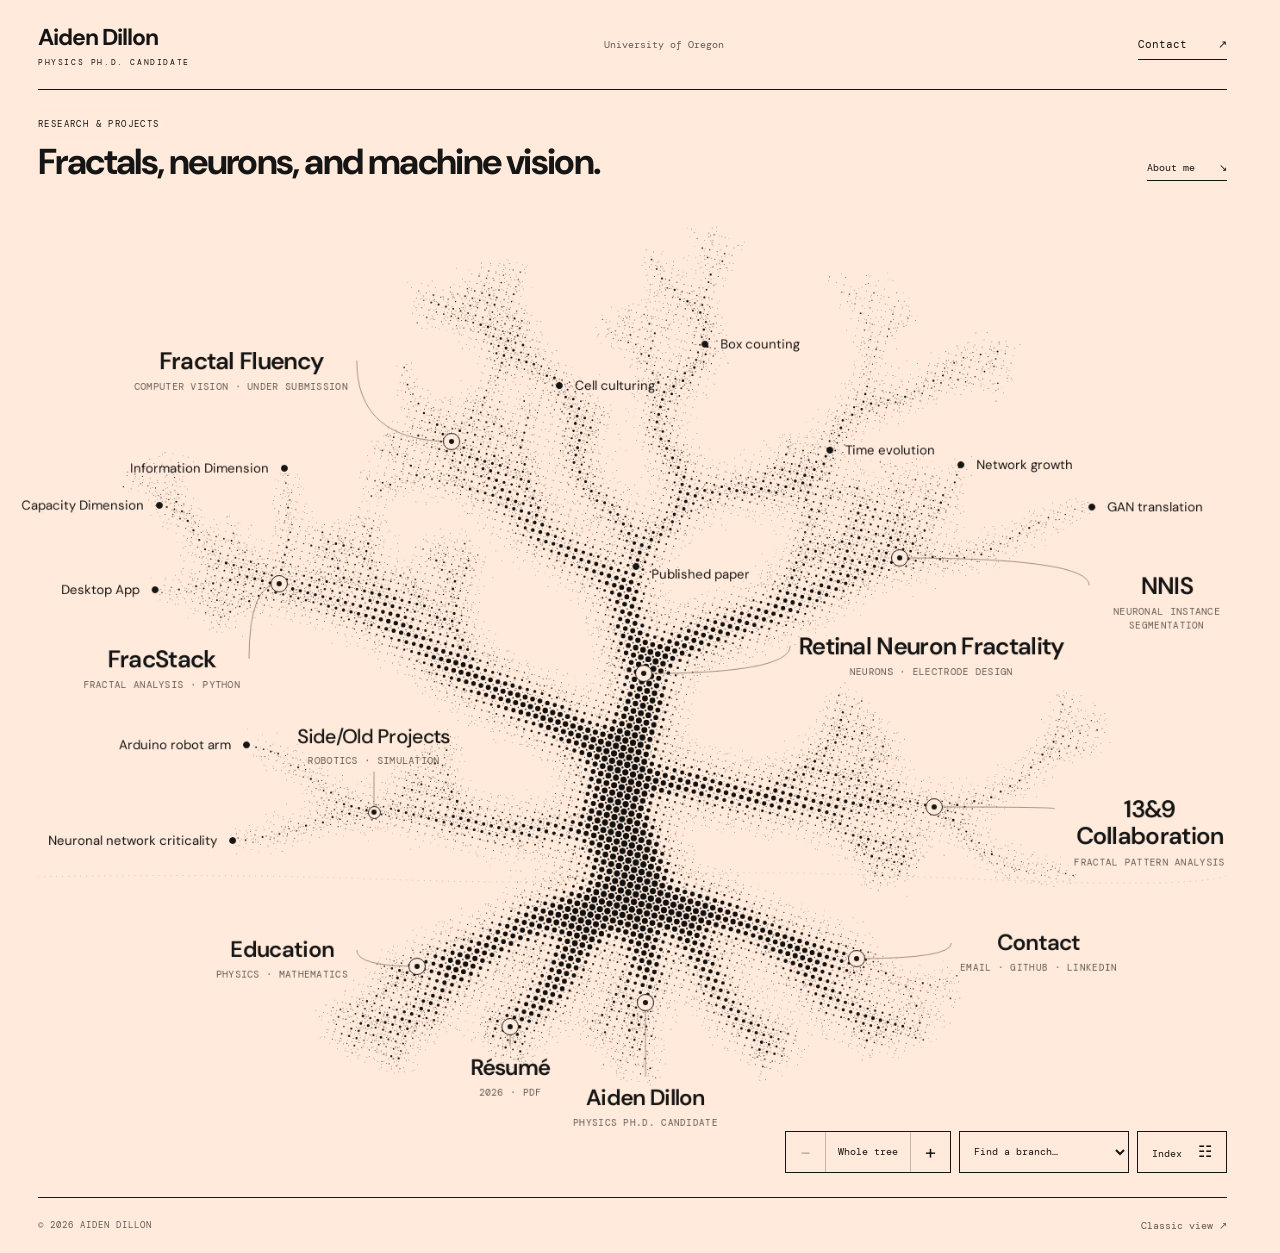
<file: index.html>
<!doctype html>
<html lang="en">
<head>
  <meta charset="utf-8">
  <meta name="viewport" content="width=device-width, initial-scale=1">
  <meta name="description" content="Explore Aiden Dillon's research as a connected tree of fractals, neurons, computer vision, and creative experiments.">
  <meta name="theme-color" content="#ffeadb">
  <link rel="icon" type="image/svg+xml" href="fork.svg">
  <link rel="canonical" href="https://apdill.com/">
  <title>Aiden Dillon — Research & Projects</title>
  <link rel="preconnect" href="https://fonts.googleapis.com">
  <link rel="preconnect" href="https://fonts.gstatic.com" crossorigin>
  <link href="https://fonts.googleapis.com/css2?family=DM+Sans:wght@400;500;600;700&family=DM+Mono:wght@400;500&display=swap" rel="stylesheet">
  <link rel="stylesheet" href="tree.css?v=retinal-junction">
  <script src="halftone.js?v=shaded-fork" defer></script>
  <script src="fractal-slider.js" defer></script>
  <script src="tree.js?v=fracstack-workflow" defer></script>
</head>
<body>
  <a class="skip-link" href="#map-tools">Skip to tree navigation</a>
  <header class="site-header">
    <a class="wordmark" href="index.html" aria-label="Aiden Dillon, tree home"><span>Aiden Dillon<span class="wordmark-sub">PHYSICS PH.D. CANDIDATE</span></span></a>
    <div class="header-note">University of Oregon</div>
    <a class="contact-link" href="mailto:aidend@uoregon.edu">Contact <span aria-hidden="true">↗</span></a>
  </header>

  <main>
    <div class="map-shell">
      <div class="introduction">
        <p class="eyebrow">RESEARCH & PROJECTS</p>
        <h1>Fractals, neurons, and machine vision.</h1>
        <button class="text-button" id="start-roots">About me <span aria-hidden="true">↘</span></button>
      </div>

      <div class="map-viewport" id="map" role="region" aria-label="Interactive tree of research projects and background" aria-describedby="map-help" tabindex="0">
        <div class="tree-scene" id="tree-scene">
          <svg class="tree-drawing" viewBox="0 0 1440 1020" aria-hidden="true">
            <defs>
              <linearGradient id="trunk-ink" x1="0" y1="0" x2="0" y2="1"><stop offset="0" stop-color="#647c54"/><stop offset="1" stop-color="#8d7957"/></linearGradient>
              <linearGradient id="earth-wash" x1="0" y1="0" x2="0" y2="1"><stop offset="0" stop-color="#e7dfc9" stop-opacity=".32"/><stop offset="1" stop-color="#eee7d8" stop-opacity="0"/></linearGradient>
            </defs>
            <path class="earth-wash" d="M30 758 Q260 754 435 761 T720 758 T1100 760 T1410 757 V1020 H30Z" fill="url(#earth-wash)"/>
            <path class="ground" d="M30 758 Q260 754 435 761 T720 758 T1100 760 T1410 757"/>
            <g id="fine-branches"></g>
            <g class="trunk-group"><path class="trunk" d="M720 765 C705 712 692 676 707 626 C720 582 745 554 729 506 C719 475 708 456 717 423"/><path class="trunk-thread" d="M722 759 C722 704 704 679 716 634 C730 583 751 548 738 510"/></g>
            <g id="branch-paths"></g>
            <g id="root-paths"></g>
            <g id="tip-paths"></g>
            <g id="growth-marks"></g>
          </svg>
          <div id="tree-nodes"></div>
        </div>
      </div>

      <div class="map-toolbar" id="map-tools" tabindex="-1">
        <div class="view-tools" aria-label="Tree view controls">
          <button id="zoom-out" aria-label="Zoom out">−</button>
          <button id="reset-view" title="Show the whole tree">Whole tree</button>
          <button id="zoom-in" aria-label="Zoom in">+</button>
        </div>
        <label class="jump-label"><span class="sr-only">Jump to a branch or root</span><select id="jump"><option value="">Find a branch…</option></select></label>
        <button class="index-button" id="open-index">Index <span aria-hidden="true">☷</span></button>
      </div>
      <p class="sr-only" id="map-help">Select a node to read more. Drag to pan. + / − to zoom.</p>
      <p class="sr-only" id="map-status" role="status" aria-live="polite"></p>
    </div>
    <noscript><p class="no-script">The interactive tree needs JavaScript. <a href="classic.html">Read the full portfolio here.</a></p></noscript>
  </main>

  <footer class="site-footer"><span>© 2026 AIDEN DILLON</span><a href="classic.html">Classic view <span aria-hidden="true">↗</span></a></footer>

  <dialog class="detail-panel" id="detail" aria-labelledby="detail-title">
    <div class="panel-top"><span class="eyebrow" id="panel-kind">PROJECT NOTES</span><button id="close-detail" class="close-button" aria-label="Close project notes">×</button></div>
    <div id="detail-content"></div>
  </dialog>
</body>
</html>
</file>
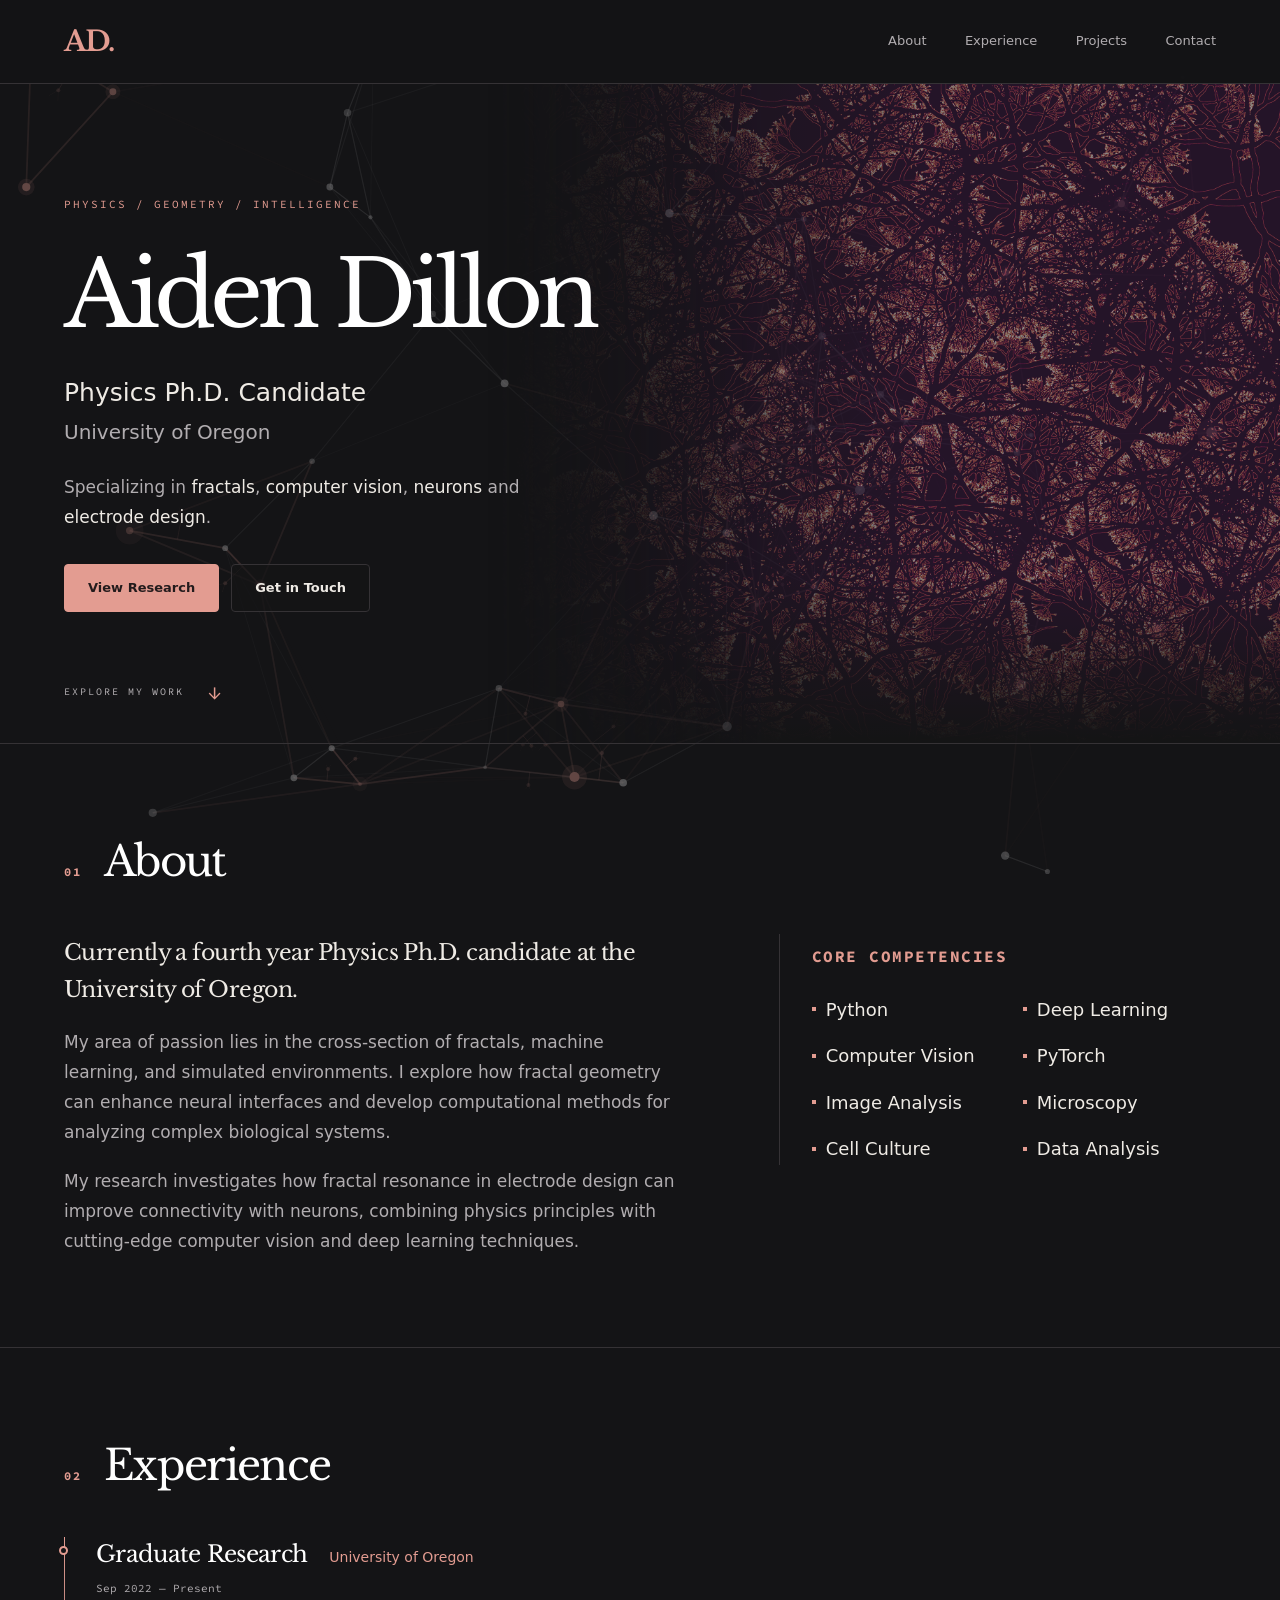
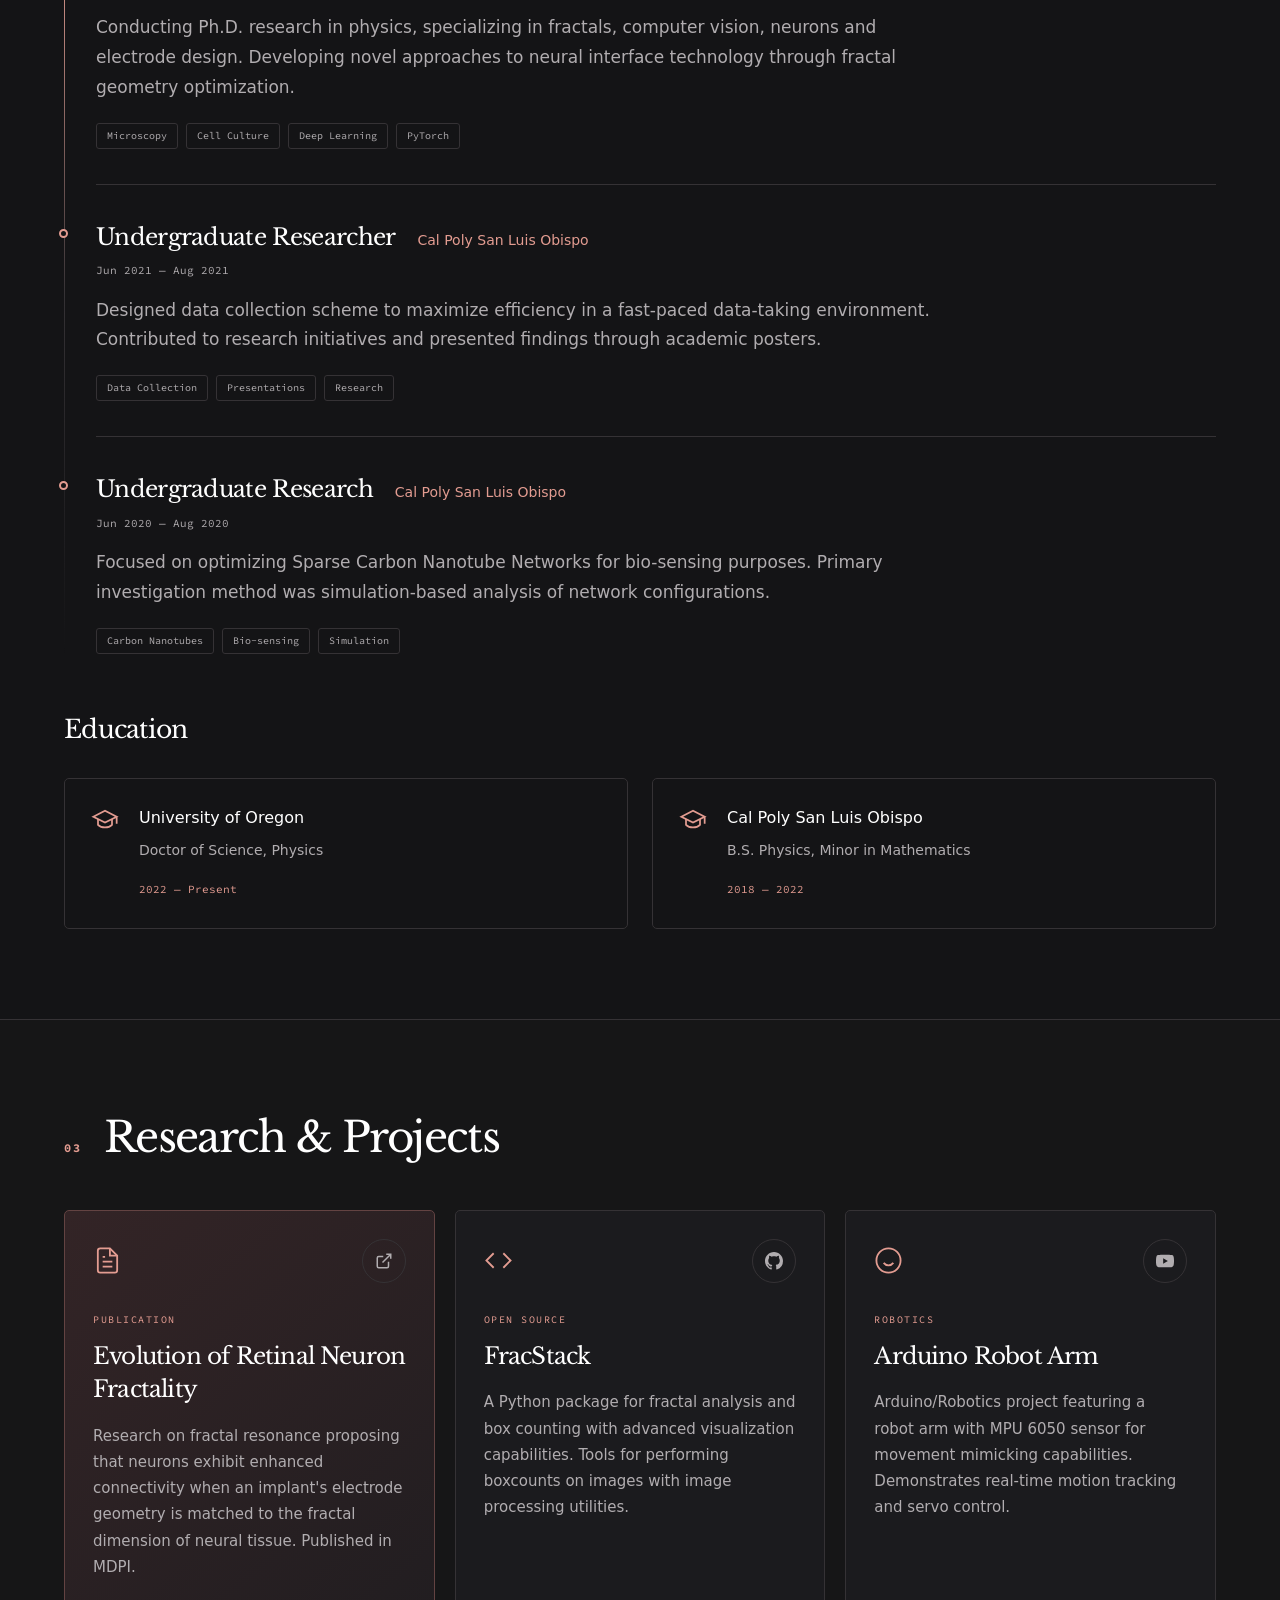
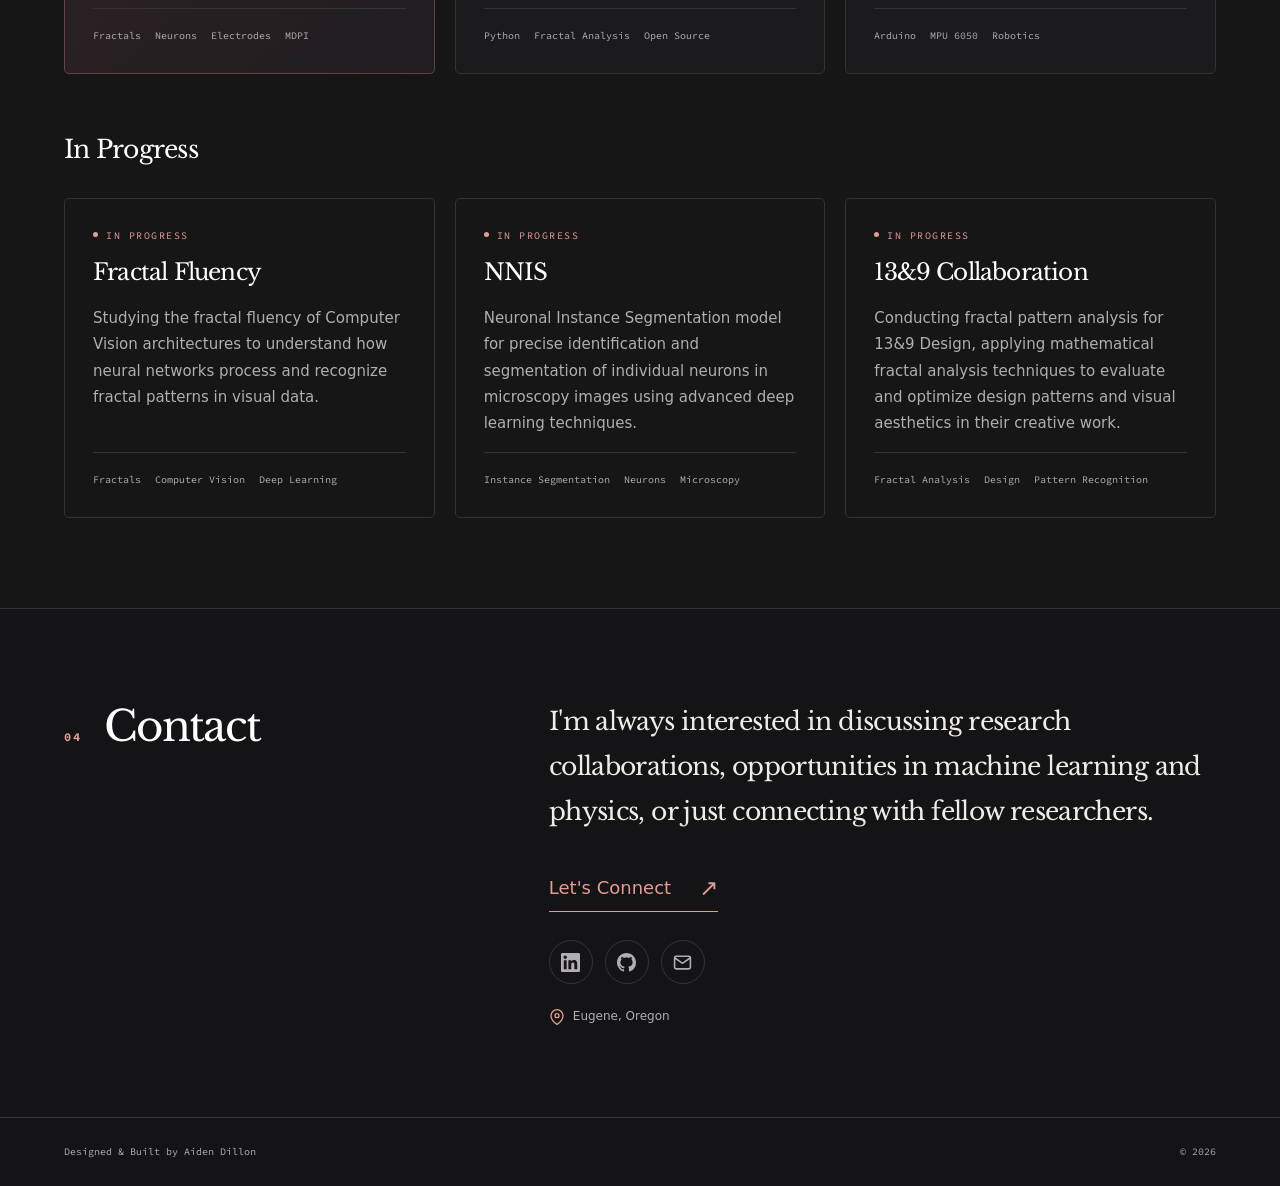
<file: classic.html>
<!DOCTYPE html>
<html lang="en">
<head>
    <meta charset="UTF-8">
    <meta name="viewport" content="width=device-width, initial-scale=1.0">
    <title>Aiden Dillon | Physics Ph.D. Candidate</title>
    <link rel="stylesheet" href="styles.css">
    <link rel="stylesheet" href="refinements.css">
    <meta name="description" content="Aiden Dillon, Physics Ph.D. candidate at the University of Oregon. Research in fractals, computer vision, neurons, and electrode design.">
    <link rel="preconnect" href="https://fonts.googleapis.com">
    <link rel="preconnect" href="https://fonts.gstatic.com" crossorigin>
    <link href="https://fonts.googleapis.com/css2?family=Libre+Baskerville:ital,wght@0,400;0,700;1,400&family=Source+Code+Pro:wght@300;400;500&display=swap" rel="stylesheet">
</head>
<body>
    <a class="skip-link" href="#about">Skip to content</a>
    <!-- Fractal canvas overlay -->
    <canvas id="fractal-canvas" aria-hidden="true"></canvas>
    
    <!-- Main content wrapper -->
    <div class="wrapper">
        <!-- Navigation -->
        <nav class="navbar" aria-label="Main navigation">
            <a class="nav-brand" href="#home" aria-label="Aiden Dillon home">AD.</a>
            <ul class="nav-links">
                <li><a href="#about">About</a></li>
                <li><a href="#experience">Experience</a></li>
                <li><a href="#projects">Projects</a></li>
                <li><a href="#contact">Contact</a></li>
            </ul>
        </nav>

        <!-- Hero Section -->
        <header class="hero" id="home">
            <div class="hero-art" aria-hidden="true"></div>
            <div class="hero-content">
                <div class="hero-text">
                    <p class="eyebrow">Physics / Geometry / Intelligence</p>
                    <h1 class="hero-name">Aiden Dillon</h1>
                    <div class="hero-tagline">
                        <div class="tagline-static">Physics Ph.D. Candidate</div>
                        <div class="tagline-static">University of Oregon</div>
                    </div>
                    <p class="hero-description">
                        Specializing in <span class="highlight">fractals</span>, <span class="highlight">computer vision</span>, 
                        <span class="highlight">neurons</span> and <span class="highlight">electrode design</span>.
                    </p>
                    <div class="hero-cta">
                        <a href="#projects" class="btn btn-primary">View Research</a>
                        <a href="#contact" class="btn btn-secondary">Get in Touch</a>
                    </div>
                </div>
            </div>
            <a class="scroll-indicator" href="#about">Explore my work <span aria-hidden="true">↓</span></a>
        </header>
        <main>

        <!-- About Section -->
        <section class="section about" id="about">
            <div class="section-content">
                <h2 class="section-title">
                    <span class="title-number">01</span>
                    <span class="title-text">About</span>
                </h2>
                <div class="about-grid">
                    <div class="about-text">
                        <p class="lead">
                            Currently a fourth year Physics Ph.D. candidate at the University of Oregon.
                        </p>
                        <p>
                            My area of passion lies in the cross-section of fractals, machine learning, and simulated 
                            environments. I explore how fractal geometry can enhance neural interfaces and develop 
                            computational methods for analyzing complex biological systems.
                        </p>
                        <p>
                            My research investigates how fractal resonance in electrode design can improve connectivity 
                            with neurons, combining physics principles with cutting-edge computer vision and deep 
                            learning techniques.
                        </p>
                    </div>
                    <div class="about-skills">
                        <h3>Core Competencies</h3>
                        <div class="skills-grid">
                            <div class="skill-item">
                                <span class="skill-bullet"></span>
                                <span>Python</span>
                            </div>
                            <div class="skill-item">
                                <span class="skill-bullet"></span>
                                <span>Deep Learning</span>
                            </div>
                            <div class="skill-item">
                                <span class="skill-bullet"></span>
                                <span>Computer Vision</span>
                            </div>
                            <div class="skill-item">
                                <span class="skill-bullet"></span>
                                <span>PyTorch</span>
                            </div>
                            <div class="skill-item">
                                <span class="skill-bullet"></span>
                                <span>Image Analysis</span>
                            </div>
                            <div class="skill-item">
                                <span class="skill-bullet"></span>
                                <span>Microscopy</span>
                            </div>
                            <div class="skill-item">
                                <span class="skill-bullet"></span>
                                <span>Cell Culture</span>
                            </div>
                            <div class="skill-item">
                                <span class="skill-bullet"></span>
                                <span>Data Analysis</span>
                            </div>
                        </div>
                    </div>
                </div>
            </div>
        </section>

        <!-- Experience Section -->
        <section class="section experience" id="experience">
            <div class="section-content">
                <h2 class="section-title">
                    <span class="title-number">02</span>
                    <span class="title-text">Experience</span>
                </h2>
                <div class="timeline">
                    <div class="timeline-item">
                        <div class="timeline-marker"></div>
                        <div class="timeline-content">
                            <div class="timeline-header">
                                <h3>Graduate Research</h3>
                                <span class="timeline-company">University of Oregon</span>
                            </div>
                            <span class="timeline-date">Sep 2022 — Present</span>
                            <p>
                                Conducting Ph.D. research in physics, specializing in fractals, computer vision, 
                                neurons and electrode design. Developing novel approaches to neural interface 
                                technology through fractal geometry optimization.
                            </p>
                            <div class="timeline-tags">
                                <span class="tag">Microscopy</span>
                                <span class="tag">Cell Culture</span>
                                <span class="tag">Deep Learning</span>
                                <span class="tag">PyTorch</span>
                            </div>
                        </div>
                    </div>
                    <div class="timeline-item">
                        <div class="timeline-marker"></div>
                        <div class="timeline-content">
                            <div class="timeline-header">
                                <h3>Undergraduate Researcher</h3>
                                <span class="timeline-company">Cal Poly San Luis Obispo</span>
                            </div>
                            <span class="timeline-date">Jun 2021 — Aug 2021</span>
                            <p>
                                Designed data collection scheme to maximize efficiency in a fast-paced 
                                data-taking environment. Contributed to research initiatives and 
                                presented findings through academic posters.
                            </p>
                            <div class="timeline-tags">
                                <span class="tag">Data Collection</span>
                                <span class="tag">Presentations</span>
                                <span class="tag">Research</span>
                            </div>
                        </div>
                    </div>
                    <div class="timeline-item">
                        <div class="timeline-marker"></div>
                        <div class="timeline-content">
                            <div class="timeline-header">
                                <h3>Undergraduate Research</h3>
                                <span class="timeline-company">Cal Poly San Luis Obispo</span>
                            </div>
                            <span class="timeline-date">Jun 2020 — Aug 2020</span>
                            <p>
                                Focused on optimizing Sparse Carbon Nanotube Networks for bio-sensing purposes. 
                                Primary investigation method was simulation-based analysis of network configurations.
                            </p>
                            <div class="timeline-tags">
                                <span class="tag">Carbon Nanotubes</span>
                                <span class="tag">Bio-sensing</span>
                                <span class="tag">Simulation</span>
                            </div>
                        </div>
                    </div>
                </div>

                <!-- Education subsection -->
                <h3 class="subsection-title">Education</h3>
                <div class="education-grid">
                    <div class="education-item">
                        <div class="education-icon">
                            <svg viewBox="0 0 24 24" fill="none" stroke="currentColor" stroke-width="1.5">
                                <path d="M22 10v6M2 10l10-5 10 5-10 5z"/>
                                <path d="M6 12v5c3 3 9 3 12 0v-5"/>
                            </svg>
                        </div>
                        <div class="education-details">
                            <h4>University of Oregon</h4>
                            <p class="degree">Doctor of Science, Physics</p>
                            <span class="education-date">2022 — Present</span>
                        </div>
                    </div>
                    <div class="education-item">
                        <div class="education-icon">
                            <svg viewBox="0 0 24 24" fill="none" stroke="currentColor" stroke-width="1.5">
                                <path d="M22 10v6M2 10l10-5 10 5-10 5z"/>
                                <path d="M6 12v5c3 3 9 3 12 0v-5"/>
                            </svg>
                        </div>
                        <div class="education-details">
                            <h4>Cal Poly San Luis Obispo</h4>
                            <p class="degree">B.S. Physics, Minor in Mathematics</p>
                            <span class="education-date">2018 — 2022</span>
                        </div>
                    </div>
                </div>
            </div>
        </section>

        <!-- Projects Section -->
        <section class="section projects" id="projects">
            <div class="section-content">
                <h2 class="section-title">
                    <span class="title-number">03</span>
                    <span class="title-text">Research & Projects</span>
                </h2>
                <div class="projects-grid">
                    <article class="project-card featured">
                        <div class="project-header">
                            <div class="project-icon">
                                <svg viewBox="0 0 24 24" fill="none" stroke="currentColor" stroke-width="1.5">
                                    <path d="M14 2H6a2 2 0 00-2 2v16a2 2 0 002 2h12a2 2 0 002-2V8z"/>
                                    <polyline points="14 2 14 8 20 8"/>
                                    <line x1="16" y1="13" x2="8" y2="13"/>
                                    <line x1="16" y1="17" x2="8" y2="17"/>
                                    <polyline points="10 9 9 9 8 9"/>
                                </svg>
                            </div>
                            <div class="project-links">
                                <a href="https://www.mdpi.com/2306-5354/11/8/823" target="_blank" rel="noopener noreferrer" aria-label="Publication">
                                    <svg viewBox="0 0 24 24" fill="none" stroke="currentColor" stroke-width="2">
                                        <path d="M18 13v6a2 2 0 01-2 2H5a2 2 0 01-2-2V8a2 2 0 012-2h6M15 3h6v6M10 14L21 3"/>
                                    </svg>
                                </a>
                            </div>
                        </div>
                        <span class="project-label">Publication</span>
                        <h3 class="project-title">Evolution of Retinal Neuron Fractality</h3>
                        <p class="project-description">
                            Research on fractal resonance proposing that neurons exhibit enhanced connectivity 
                            when an implant's electrode geometry is matched to the fractal dimension of neural tissue.
                            Published in MDPI.
                        </p>
                        <div class="project-tags">
                            <span>Fractals</span>
                            <span>Neurons</span>
                            <span>Electrodes</span>
                            <span>MDPI</span>
                        </div>
                    </article>

                    <article class="project-card">
                        <div class="project-header">
                            <div class="project-icon">
                                <svg viewBox="0 0 24 24" fill="none" stroke="currentColor" stroke-width="1.5">
                                    <polyline points="16 18 22 12 16 6"/>
                                    <polyline points="8 6 2 12 8 18"/>
                                </svg>
                            </div>
                            <div class="project-links">
                                <a href="https://github.com/apdill/FracStack" target="_blank" rel="noopener noreferrer" aria-label="GitHub">
                                    <svg viewBox="0 0 24 24" fill="currentColor">
                                        <path d="M12 0C5.37 0 0 5.37 0 12c0 5.31 3.435 9.795 8.205 11.385.6.105.825-.255.825-.57 0-.285-.015-1.23-.015-2.235-3.015.555-3.795-.735-4.035-1.41-.135-.345-.72-1.41-1.23-1.695-.42-.225-1.02-.78-.015-.795.945-.015 1.62.87 1.845 1.23 1.08 1.815 2.805 1.305 3.495.99.105-.78.42-1.305.765-1.605-2.67-.3-5.46-1.335-5.46-5.925 0-1.305.465-2.385 1.23-3.225-.12-.3-.54-1.53.12-3.18 0 0 1.005-.315 3.3 1.23.96-.27 1.98-.405 3-.405s2.04.135 3 .405c2.295-1.56 3.3-1.23 3.3-1.23.66 1.65.24 2.88.12 3.18.765.84 1.23 1.905 1.23 3.225 0 4.605-2.805 5.625-5.475 5.925.435.375.81 1.095.81 2.22 0 1.605-.015 2.895-.015 3.3 0 .315.225.69.825.57A12.02 12.02 0 0024 12c0-6.63-5.37-12-12-12z"/>
                                    </svg>
                                </a>
                            </div>
                        </div>
                        <span class="project-label">Open Source</span>
                        <h3 class="project-title">FracStack</h3>
                        <p class="project-description">
                            A Python package for fractal analysis and box counting with advanced visualization 
                            capabilities. Tools for performing boxcounts on images with image processing utilities.
                        </p>
                        <div class="project-tags">
                            <span>Python</span>
                            <span>Fractal Analysis</span>
                            <span>Open Source</span>
                        </div>
                    </article>

                    <article class="project-card">
                        <div class="project-header">
                            <div class="project-icon">
                                <svg viewBox="0 0 24 24" fill="none" stroke="currentColor" stroke-width="1.5">
                                    <circle cx="12" cy="12" r="10"/>
                                    <path d="M8 14s1.5 2 4 2 4-2 4-2"/>
                                    <line x1="9" y1="9" x2="9.01" y2="9"/>
                                    <line x1="15" y1="9" x2="15.01" y2="9"/>
                                </svg>
                            </div>
                            <div class="project-links">
                                <a href="https://www.youtube.com/watch?v=u0LKt7FbUtw&t=104s" target="_blank" rel="noopener noreferrer" aria-label="YouTube">
                                    <svg viewBox="0 0 24 24" fill="currentColor">
                                        <path d="M23.498 6.186a3.016 3.016 0 0 0-2.122-2.136C19.505 3.545 12 3.545 12 3.545s-7.505 0-9.377.505A3.017 3.017 0 0 0 .502 6.186C0 8.07 0 12 0 12s0 3.93.502 5.814a3.016 3.016 0 0 0 2.122 2.136c1.871.505 9.376.505 9.376.505s7.505 0 9.377-.505a3.015 3.015 0 0 0 2.122-2.136C24 15.93 24 12 24 12s0-3.93-.502-5.814zM9.545 15.568V8.432L15.818 12l-6.273 3.568z"/>
                                    </svg>
                                </a>
                            </div>
                        </div>
                        <span class="project-label">Robotics</span>
                        <h3 class="project-title">Arduino Robot Arm</h3>
                        <p class="project-description">
                            Arduino/Robotics project featuring a robot arm with MPU 6050 sensor for 
                            movement mimicking capabilities. Demonstrates real-time motion tracking 
                            and servo control.
                        </p>
                        <div class="project-tags">
                            <span>Arduino</span>
                            <span>MPU 6050</span>
                            <span>Robotics</span>
                        </div>
                    </article>
                </div>

                <!-- In Progress / Upcoming Section -->
                <h3 class="subsection-title">In Progress</h3>
                <div class="projects-grid">
                    <article class="project-card upcoming">
                        <div class="project-header">
                            <div class="project-links">
                            </div>
                        </div>
                        <span class="project-label">In Progress</span>
                        <h3 class="project-title">Fractal Fluency</h3>
                        <p class="project-description">
                            Studying the fractal fluency of Computer Vision architectures to understand 
                            how neural networks process and recognize fractal patterns in visual data.
                        </p>
                        <div class="project-tags">
                            <span>Fractals</span>
                            <span>Computer Vision</span>
                            <span>Deep Learning</span>
                        </div>
                    </article>

                    <article class="project-card upcoming">
                        <div class="project-header">
                            <div class="project-links">
                            </div>
                        </div>
                        <span class="project-label">In Progress</span>
                        <h3 class="project-title">NNIS</h3>
                        <p class="project-description">
                            Neuronal Instance Segmentation model for precise identification and segmentation 
                            of individual neurons in microscopy images using advanced deep learning techniques.
                        </p>
                        <div class="project-tags">
                            <span>Instance Segmentation</span>
                            <span>Neurons</span>
                            <span>Microscopy</span>
                        </div>
                    </article>

                    <article class="project-card upcoming">
                        <div class="project-header">
                            <div class="project-links">
                            </div>
                        </div>
                        <span class="project-label">In Progress</span>
                        <h3 class="project-title">13&9 Collaboration</h3>
                        <p class="project-description">
                            Conducting fractal pattern analysis for 13&9 Design, applying mathematical 
                            fractal analysis techniques to evaluate and optimize design patterns and 
                            visual aesthetics in their creative work.
                        </p>
                        <div class="project-tags">
                            <span>Fractal Analysis</span>
                            <span>Design</span>
                            <span>Pattern Recognition</span>
                        </div>
                    </article>
                </div>
            </div>
        </section>

        <!-- Contact Section -->
        <section class="section contact" id="contact">
            <div class="section-content">
                <h2 class="section-title">
                    <span class="title-number">04</span>
                    <span class="title-text">Contact</span>
                </h2>
                <div class="contact-content">
                    <p class="contact-intro">
                        I'm always interested in discussing research collaborations, 
                        opportunities in machine learning and physics, or just connecting 
                        with fellow researchers.
                    </p>
                    <a href="mailto:aidend@uoregon.edu" class="contact-email">
                        Let's Connect
                    </a>
                    <div class="social-links">
                        <a href="https://www.linkedin.com/in/aidendillon/" target="_blank" rel="noopener noreferrer" aria-label="LinkedIn">
                            <svg viewBox="0 0 24 24" fill="currentColor">
                                <path d="M20.447 20.452h-3.554v-5.569c0-1.328-.027-3.037-1.852-3.037-1.853 0-2.136 1.445-2.136 2.939v5.667H9.351V9h3.414v1.561h.046c.477-.9 1.637-1.85 3.37-1.85 3.601 0 4.267 2.37 4.267 5.455v6.286zM5.337 7.433c-1.144 0-2.063-.926-2.063-2.065 0-1.138.92-2.063 2.063-2.063 1.14 0 2.064.925 2.064 2.063 0 1.139-.925 2.065-2.064 2.065zm1.782 13.019H3.555V9h3.564v11.452zM22.225 0H1.771C.792 0 0 .774 0 1.729v20.542C0 23.227.792 24 1.771 24h20.451C23.2 24 24 23.227 24 22.271V1.729C24 .774 23.2 0 22.222 0h.003z"/>
                            </svg>
                        </a>
                        <a href="https://github.com/apdill" target="_blank" rel="noopener noreferrer" aria-label="GitHub">
                            <svg viewBox="0 0 24 24" fill="currentColor">
                                <path d="M12 0C5.37 0 0 5.37 0 12c0 5.31 3.435 9.795 8.205 11.385.6.105.825-.255.825-.57 0-.285-.015-1.23-.015-2.235-3.015.555-3.795-.735-4.035-1.41-.135-.345-.72-1.41-1.23-1.695-.42-.225-1.02-.78-.015-.795.945-.015 1.62.87 1.845 1.23 1.08 1.815 2.805 1.305 3.495.99.105-.78.42-1.305.765-1.605-2.67-.3-5.46-1.335-5.46-5.925 0-1.305.465-2.385 1.23-3.225-.12-.3-.54-1.53.12-3.18 0 0 1.005-.315 3.3 1.23.96-.27 1.98-.405 3-.405s2.04.135 3 .405c2.295-1.56 3.3-1.23 3.3-1.23.66 1.65.24 2.88.12 3.18.765.84 1.23 1.905 1.23 3.225 0 4.605-2.805 5.625-5.475 5.925.435.375.81 1.095.81 2.22 0 1.605-.015 2.895-.015 3.3 0 .315.225.69.825.57A12.02 12.02 0 0024 12c0-6.63-5.37-12-12-12z"/>
                            </svg>
                        </a>
                        <a href="mailto:aidend@uoregon.edu" aria-label="Email">
                            <svg viewBox="0 0 24 24" fill="none" stroke="currentColor" stroke-width="2">
                                <path d="M4 4h16c1.1 0 2 .9 2 2v12c0 1.1-.9 2-2 2H4c-1.1 0-2-.9-2-2V6c0-1.1.9-2 2-2z"/>
                                <polyline points="22,6 12,13 2,6"/>
                            </svg>
                        </a>
                    </div>
                    <p class="contact-location">
                        <svg viewBox="0 0 24 24" fill="none" stroke="currentColor" stroke-width="2" width="16" height="16">
                            <path d="M21 10c0 7-9 13-9 13s-9-6-9-13a9 9 0 0118 0z"/>
                            <circle cx="12" cy="10" r="3"/>
                        </svg>
                        Eugene, Oregon
                    </p>
                </div>
            </div>
        </section>

        </main>
        <!-- Footer -->
        <footer class="footer">
            <p>Designed & Built by Aiden Dillon</p>
            <p class="footer-year">© 2026</p>
        </footer>
    </div>

    <script src="fractal.js"></script>
</body>
</html>
</file>
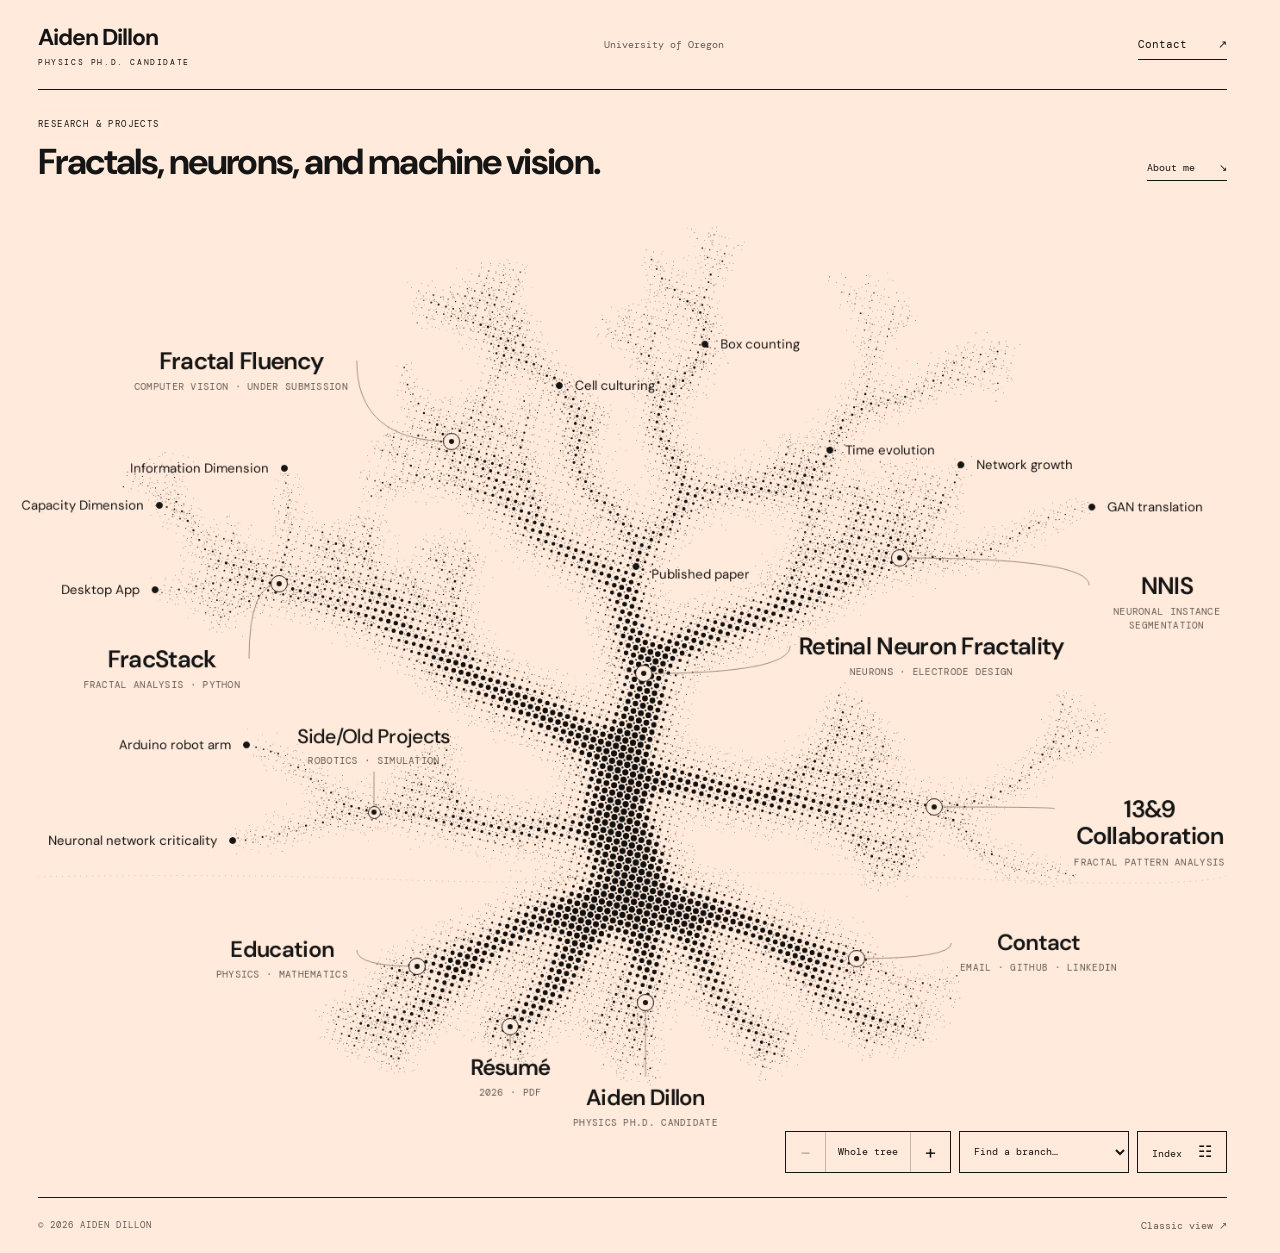
<file: tree.html>
<!doctype html>
<html lang="en">
<head>
  <meta charset="utf-8">
  <meta name="viewport" content="width=device-width, initial-scale=1">
  <title>Aiden Dillon — Research &amp; Projects</title>
  <link rel="canonical" href="https://apdill.com/">
  <script>location.replace('index.html' + location.search + location.hash);</script>
  <noscript><meta http-equiv="refresh" content="0;url=classic.html"></noscript>
</head>
<body><a href="index.html">Open the research tree</a></body>
</html>
</file>
<file: tree.css>
:root{--paper:#ffeadb;--ink:#151515;--muted:#625b55;--line:#c8b6a8;--sans:'DM Sans',Arial,sans-serif;--mono:'DM Mono',monospace}
html{scrollbar-gutter:stable}
*{box-sizing:border-box}body{margin:0;background:var(--paper);color:var(--ink);font-family:var(--sans);-webkit-font-smoothing:antialiased}a{color:inherit;text-underline-offset:5px}button,select{font:inherit;color:inherit}button{border:0;background:none;cursor:pointer}button,a,select{-webkit-tap-highlight-color:transparent}button:focus-visible,a:focus-visible,select:focus-visible,[tabindex]:focus-visible{outline:2px solid var(--ink);outline-offset:5px}svg{display:block}.sr-only{position:absolute;width:1px;height:1px;padding:0;margin:-1px;overflow:hidden;clip:rect(0,0,0,0);white-space:nowrap;border:0}.skip-link{position:fixed;top:-100px;left:20px;z-index:30;background:var(--paper);padding:15px}.skip-link:focus{top:10px}
.site-header{height:90px;margin:0 38px;border-bottom:1px solid var(--ink);display:flex;align-items:center;justify-content:space-between;gap:24px}.wordmark{display:flex;gap:12px;align-items:center;text-decoration:none;font-size:23px;font-weight:700;letter-spacing:-1px}.wordmark svg{width:40px;height:40px;fill:var(--ink);stroke:none}.wordmark-sub{display:block;font:8px var(--mono);letter-spacing:1.6px;margin-top:5px}.header-note{font:10px var(--mono);color:var(--muted)}.contact-link{font:11px var(--mono);text-decoration:none;border-bottom:1px solid var(--ink);padding:8px 0}.contact-link span{margin-left:24px}
.map-shell{position:relative;isolation:isolate}.map-viewport{height:calc(100svh - 146px);min-height:740px;overflow:hidden;position:relative;touch-action:none;cursor:grab;outline-offset:-6px!important}.map-viewport.dragging{cursor:grabbing}.tree-scene{position:absolute;width:1440px;height:1020px;transform-origin:0 0;will-change:transform}.tree-drawing{width:100%;height:100%;position:absolute;inset:0;pointer-events:none}.introduction{position:absolute;z-index:2;left:39px;top:29px;pointer-events:none}.introduction button{pointer-events:auto}.eyebrow{font:9px var(--mono);letter-spacing:1.4px;line-height:1.6}.introduction h1{font:600 clamp(30px,2.8vw,43px)/1.04 var(--sans);letter-spacing:-1.9px;margin:19px 0}.introduction h1 em{font-style:normal;font-weight:400}.introduction>p:not(.eyebrow){font-size:11px;line-height:1.8;color:var(--muted);margin:0}.text-button{font:10px var(--mono);margin-top:17px;padding:0 0 6px;border-bottom:1px solid var(--ink)}.text-button span{margin-left:18px}
/* Geometry remains available for sampling, but none of it is painted. */
#fine-branches,.trunk-group,#branch-paths,#root-paths,#tip-paths,#growth-marks,.earth-wash{visibility:hidden}.ground{stroke:#b5b5af;stroke-width:1;fill:none;stroke-dasharray:1 6}.halftone-art{fill:#101010}.halftone-ink{transition:opacity .18s}.tree-scene.has-highlight .halftone-ink:not(.lit){opacity:.24}.tree-scene.has-highlight .tree-node:not(.lit){opacity:.6}.tree-scene.has-highlight .tree-node.lit{opacity:1}
.tree-node{position:absolute;text-align:left;padding:0;display:flex;align-items:center;gap:14px;min-height:44px;transform:translate(-10px,-22px);white-space:nowrap;transition:opacity .18s}.node-dot{flex:0 0 auto;width:20px;height:20px;border-radius:50%;border:1px solid var(--ink);background:var(--paper);position:relative;box-shadow:0 0 0 5px var(--paper);transition:background .18s}.node-dot::after{content:'';position:absolute;width:6px;height:6px;inset:0;margin:auto;border-radius:50%;background:var(--ink)}.node-label{display:flex;flex-direction:column;gap:6px;background:var(--paper);box-shadow:0 0 5px 4px var(--paper)}.node-title{font:600 23px/1.13 var(--sans);letter-spacing:-.7px}.node-sub{font:9px var(--mono);letter-spacing:.4px;color:var(--muted)}.tree-node:hover .node-title,.tree-node:focus-visible .node-title{text-decoration:underline;text-decoration-thickness:1px;text-underline-offset:4px}.tree-node:hover .node-dot,.tree-node:focus-visible .node-dot{background:var(--ink)}.tree-node:hover .node-dot::after,.tree-node:focus-visible .node-dot::after{background:var(--paper)}.tree-node.left-label{flex-direction:row-reverse;transform:translate(calc(-100% + 10px),-22px);text-align:right}.tree-node.tip{gap:10px;transform:translate(-4px,-22px)}.tree-node.tip .node-dot{width:8px;height:8px;border-width:1px;box-shadow:0 0 0 4px var(--paper);background:var(--ink)}.tree-node.tip .node-dot::after{display:none}.tree-node.tip .node-title{font:12px var(--sans);letter-spacing:0}.tree-node.tip .node-sub{font-size:9px}.tree-node.tip.left-label{transform:translate(calc(-100% + 4px),-22px)}.tree-node.root .node-title{font-size:22px}.tree-node.root.center-label{flex-direction:column;gap:12px;text-align:center;transform:translate(-50%,-10px)}.tree-node.secondary .node-title{font-size:18px;font-weight:500}.tree-node.secondary .node-dot{width:15px;height:15px}.tree-node.secondary .node-sub{font-size:9px}.tree-node.secondary.left-label{transform:translate(calc(-100% + 7.5px),-22px)}
.trunk-caption{position:absolute;left:795px;top:704px}.trunk-caption span,.soil-caption span{font:9px var(--mono);letter-spacing:1.4px;color:var(--muted)}.trunk-caption p{font:500 16px var(--sans);margin:9px 0}.soil-caption{position:absolute;left:65px;top:838px}
.map-toolbar{position:absolute;bottom:24px;right:38px;z-index:3;display:flex;align-items:center;gap:8px}.view-tools{display:flex;align-items:center;background:var(--paper);border:1px solid var(--ink)}.view-tools button{height:40px;min-width:39px;padding:0 12px;font-size:20px}.view-tools #reset-view{font:10px var(--mono);border-left:1px solid var(--line);border-right:1px solid var(--line)}.view-tools button:hover,.index-button:hover{background:var(--ink);color:var(--paper)}.view-tools button:disabled{opacity:.3;cursor:default;background:none;color:var(--ink)}.index-button{height:42px;padding:0 14px;border:1px solid var(--ink);background:var(--paper);font:10px var(--mono)}.index-button span{font-size:16px;margin-left:10px}.jump-label select{height:42px;max-width:170px;border:1px solid var(--ink);border-radius:0;background:var(--paper);font:10px var(--mono);padding:0 10px;cursor:pointer}.map-help{position:absolute;left:38px;bottom:18px;font:9px var(--mono);color:var(--muted);pointer-events:none}.map-key{position:absolute;left:38px;bottom:53px;display:flex;gap:18px;font:9px var(--mono);color:var(--muted);pointer-events:none}.map-key>span{display:flex;align-items:center;gap:7px}.key-node{width:8px;height:8px;border:1px solid var(--ink);border-radius:100%;display:inline-block}.key-node.solid{background:var(--ink)}
.site-footer{height:56px;margin:0 38px;border-top:1px solid var(--ink);display:flex;align-items:center;justify-content:space-between;gap:20px;font:9px var(--mono);letter-spacing:1px;color:var(--muted)}.site-footer a{font-size:10px;letter-spacing:0;text-decoration:none}.no-script{padding:24px;text-align:center}
.detail-panel{position:fixed;inset:0 0 0 auto;margin:0;height:100dvh;max-height:none;width:min(490px,100%);max-width:100%;border:0;border-left:1px solid var(--ink);padding:28px 34px 42px;background:var(--paper);color:var(--ink);overflow-y:auto}.detail-panel::backdrop{background:#00000025;backdrop-filter:blur(3px)}.panel-top{display:flex;align-items:center;justify-content:space-between;border-bottom:1px solid var(--ink);padding-bottom:18px}.panel-top .eyebrow{color:var(--muted)}.close-button{font:28px var(--sans);width:40px;height:40px;border:1px solid var(--ink);line-height:1}.close-button:hover{background:var(--ink);color:var(--paper)}.detail-panel .halftone-swatch{width:100%;height:116px;margin:28px 0 26px;fill:var(--ink)}.detail-panel h2{font:600 38px/1.04 var(--sans);letter-spacing:-1.8px;margin:22px 0}.detail-panel .deck{font:500 19px/1.4 var(--sans);color:var(--ink);letter-spacing:-.4px;margin:18px 0 25px}.detail-panel p{font-size:14px;line-height:1.8;color:var(--muted)}.detail-panel h3{font:10px var(--mono);letter-spacing:1.3px;margin:30px 0 14px;color:var(--muted)}.detail-panel ul{padding-left:20px;font-size:13px;line-height:1.8}.detail-panel li+li{margin-top:8px}.panel-tags{display:flex;gap:7px;flex-wrap:wrap;margin-top:20px}.panel-tags span{font:9px var(--mono);border:1px solid var(--line);padding:7px 9px}.external-link{display:flex;align-items:center;justify-content:space-between;text-decoration:none;margin:25px 0;padding:15px 16px;background:var(--ink);color:var(--paper);font-size:13px}.external-link:hover{text-decoration:underline}.related-links{display:flex;flex-wrap:wrap;gap:8px}.related-links button{border:1px solid var(--line);padding:10px 12px;font-size:12px}.related-links button:hover{border-color:var(--ink);background:var(--ink);color:var(--paper)}.index-item{width:100%;display:flex;justify-content:space-between;align-items:center;gap:16px;padding:18px 0;border-bottom:1px solid var(--line);text-align:left}.index-item span:first-child{font:500 19px var(--sans);letter-spacing:-.3px}.index-item small{font:9px var(--mono);display:block;margin-top:6px;color:var(--muted)}.index-item:hover{text-decoration:underline;text-underline-offset:4px}
@media(min-width:1700px){.introduction{left:60px;top:45px}.introduction h1{font-size:46px}.introduction>p:not(.eyebrow){font-size:13px}.eyebrow{font-size:10px}}
@media(max-width:1100px){.header-note{display:none}.introduction{position:relative;left:auto;top:auto;padding:25px 24px 0}.introduction h1{font-size:36px}.introduction>p:not(.eyebrow){font-size:12px}.map-viewport{min-height:660px;height:calc(100vw * .73 + 90px);max-height:860px}.map-toolbar{right:24px;gap:7px}.map-help,.map-key{left:24px}.map-help{bottom:74px}.map-key{bottom:105px}.site-header,.site-footer{margin:0 24px}}
@media(max-width:800px){.site-header{height:76px;margin:0 20px}.wordmark{font-size:21px;gap:8px}.wordmark-sub{font-size:7px;letter-spacing:1px}.wordmark svg{width:28px;height:32px}.contact-link{font-size:10px}.contact-link span{margin-left:7px}.introduction{padding:24px 20px 10px}.introduction h1{font-size:33px;letter-spacing:-1.5px;margin:13px 0}.introduction .eyebrow{font-size:8px;letter-spacing:1px}.introduction>p:not(.eyebrow){font-size:11px}.text-button{margin-top:12px}.map-viewport{max-height:none;min-height:0;touch-action:pan-y pinch-zoom}.map-viewport.is-zoomed{touch-action:none}.map-toolbar{left:16px;right:16px;bottom:18px;justify-content:space-between;gap:5px}.view-tools button{min-width:33px;padding:0 9px}.view-tools #reset-view{font-size:9px;padding:0 8px}.jump-label{flex:1;min-width:0}.jump-label select{width:100%;max-width:155px;font-size:9px;padding:0 4px}.view-tools,.index-button{flex-shrink:0}.index-button{font-size:9px;padding:0 8px}.index-button span{display:none}.map-help{left:20px;bottom:65px;font-size:8px}.map-key{left:20px;bottom:92px;font-size:8px}.site-footer{height:59px;margin:0 20px;font-size:7px;gap:10px;letter-spacing:.6px}.site-footer a{font-size:9px}.detail-panel{padding:22px 25px 35px}.detail-panel h2{font-size:34px}.tree-scene.compact .node-title{font-size:29px;max-width:265px;white-space:normal}.tree-scene.compact .node-sub{font-size:11px;max-width:250px;white-space:normal}.tree-scene.compact .tree-node.tip .node-title{font-size:20px;max-width:230px}.tree-scene.compact .tree-node.root .node-title{font-size:27px}.tree-scene.compact .tree-node.root .node-sub{font-size:11px;max-width:200px}.tree-scene.compact .tree-node.secondary .node-title{font-size:25px}.tree-scene.compact .trunk-caption,.tree-scene.compact .soil-caption{display:none}.tree-scene.compact .tree-node{gap:11px}}
@media(prefers-reduced-motion:reduce){*{transition:none!important}}
.introduction h1,.introduction>p{width:fit-content;background:var(--paper);box-shadow:0 0 8px 6px var(--paper)}
/* Larger map with annotations in open space, rather than opaque labels on limbs. */
.introduction{position:relative;left:auto;top:auto;padding:27px 38px 8px;display:grid;grid-template-columns:minmax(330px,.9fr) 1fr auto;column-gap:35px;align-items:center}
.introduction .eyebrow{grid-column:1 / -1;margin:0 0 12px}
.introduction h1{font-size:36px;margin:0;box-shadow:none;background:none}
.introduction>p:not(.eyebrow){font-size:12px;line-height:1.8;box-shadow:none;background:none}
.introduction .text-button{margin:0 0 0 auto;align-self:end;white-space:nowrap}
.map-viewport{min-height:0;max-height:none}
.node-label{background:none;box-shadow:none}
.tree-scene:not(.compact) .annotated-node{width:20px;height:44px;min-height:44px;transform:translate(-10px,-22px);display:block}
.tree-scene:not(.compact) .annotated-node>.node-dot{position:absolute;top:12px;left:0}
.tree-scene:not(.compact) .annotated-node>.node-label{position:absolute;left:var(--label-x);top:var(--label-y);width:max-content;max-width:var(--label-width);white-space:normal;gap:7px;text-align:center}
.tree-scene:not(.compact) .annotated-node[data-label-align="right"]>.node-label{transform:translateX(-100%);text-align:center}
.tree-scene:not(.compact) .annotated-node[data-label-align="center"]>.node-label{transform:translateX(-50%);text-align:center}
.tree-scene:not(.compact) .annotated-node .node-title{font-size:28px;line-height:1.12;letter-spacing:-.7px}
.tree-scene:not(.compact) .annotated-node .node-sub{font-size:11px;line-height:1.45;letter-spacing:.3px}
.tree-scene:not(.compact) .secondary.annotated-node .node-title{font-size:23px}
.tree-scene:not(.compact) .root.annotated-node .node-title{font-size:26px}
.tree-scene:not(.compact) .tree-node.tip .node-title{font-size:15px}
.annotation-leaders{fill:none;stroke:#7a6556;stroke-width:1;opacity:.7;pointer-events:none}
.annotation-leaders path{transition:opacity .18s}
.tree-scene.has-highlight .annotation-leaders path:not(.lit){opacity:.3}
.tree-scene.has-highlight .tree-node:not(.lit){opacity:.8}
.trunk-caption{left:850px;top:715px}
@media(max-width:1100px){.introduction{padding:25px 24px 8px;grid-template-columns:minmax(290px,1fr) 1fr;gap:15px 24px}.introduction .eyebrow{margin:0}.introduction h1{font-size:33px}.introduction .text-button{grid-column:2;justify-self:start;margin:0}.map-viewport{max-height:none;min-height:0}}
@media(max-width:800px){.introduction{display:block;padding:22px 20px 0}.introduction .eyebrow{margin:0 0 12px}.introduction h1{font-size:32px;margin:0 0 14px}.introduction>p:not(.eyebrow){font-size:11px}.introduction .text-button{margin-top:13px}.tree-scene.compact .node-label{background:none;box-shadow:none}.tree-scene.compact .node-title{font-size:30px}.tree-scene.compact .node-sub{font-size:12px}.annotation-leaders{display:none}}
.tree-scene:not(.compact) .tree-node.tip{gap:14px}
/* Let branch shading reach the marker rim without a paper-colored clearing. */
.tree-node .node-dot,.tree-node.tip .node-dot{box-shadow:none}

/* Extend the tip button around its visible dot and label in screen pixels. */
.introduction{grid-template-columns:minmax(0,1fr) auto}
.introduction h1{font-size:clamp(16px,4.8vw,36px);font-weight:700;letter-spacing:-.045em;white-space:nowrap}
@media(min-width:801px){.introduction .text-button{grid-column:2;justify-self:end}}

.tree-scene.compact .tree-node.tip::before{
  content:'';
  position:absolute;
  inset-inline:calc(-5px / var(--map-scale,1));
  top:50%;
  height:max(100%,calc(44px / var(--map-scale,1)));
  transform:translateY(-50%);
}

.note-lineage{font:11px/1.6 var(--mono);color:var(--muted)}
.note-lineage span{margin-left:6px}
.work-example{margin:24px 0 8px;padding-top:14px;border-top:1px solid var(--line)}
.detail-panel .work-example h3{font:600 17px/1.25 var(--sans);letter-spacing:0;color:var(--ink);margin:0 0 12px}
.example-pair{display:grid;grid-template-columns:repeat(2,minmax(0,1fr));gap:10px}
.example-pair img{display:block;width:100%;height:auto;aspect-ratio:1;border:1px solid var(--line)}
.example-pair span{display:block;font:11px/1.5 var(--mono);margin-top:5px}
.work-example figcaption{font-size:13px;line-height:1.55;color:var(--muted);margin:12px 0}
.work-example a{font-size:13px}
.paper-figure img{display:block;width:100%;height:auto;border:1px solid var(--line)}
.paper-figure a{display:block}
.paper-figure a span{display:block;margin-top:5px;text-align:right}
.comparison-labels{display:flex;justify-content:space-between;gap:8px;margin-bottom:7px;font:11px/1.4 var(--mono)}
.comparison-view{--reveal:50%;position:relative;isolation:isolate;aspect-ratio:1;background:#101010;border:1px solid var(--line)}
.comparison-view img{display:block;position:absolute;inset:0;width:100%;height:100%}
.comparison-mask{clip-path:inset(0 calc(100% - var(--reveal)) 0 0)}
.comparison-divider{position:absolute;inset-block:0;left:var(--reveal);width:2px;transform:translateX(-50%);background:var(--paper);box-shadow:0 0 0 1px #2229;pointer-events:none}
.comparison-divider b{position:absolute;top:50%;left:50%;transform:translate(-50%,-50%);border:1px solid var(--ink);border-radius:50%;width:32px;height:32px;display:grid;place-items:center;background:var(--paper);color:var(--ink);font:600 17px var(--sans);white-space:pre}
.comparison-range{position:absolute;inset:0;width:100%;height:100%;margin:0;opacity:0;cursor:ew-resize;touch-action:pan-y}
.comparison-view:focus-within{outline:2px solid var(--ink);outline-offset:3px}
.detail-panel .image-credit{font:11px/1.6 var(--mono);color:var(--muted);margin-top:20px}
.tree-scene .tree-node[data-project="retinal"].tip .node-title{font-size:max(15px,calc(12px / var(--map-scale,1)))}
.tree-node[data-note="published-paper"] .node-label{transform:translateY(9px)}

.play-demo{display:block;width:100%;padding:0;text-align:left}.play-demo span{display:block;margin-top:6px}.demo-player{display:block;width:100%;aspect-ratio:16/9;border:0}

.tree-scene.compact [data-note="robot"] .node-label{transform:translateY(-12px);text-align:center}
.tree-scene:not(.compact) [data-note="robot"].annotated-node>.node-dot{left:2.5px;top:14.5px}

.fractal-samples{display:grid;grid-template-columns:repeat(3,minmax(0,1fr));gap:10px;margin:22px 0}
.fractal-samples figure{min-width:0;margin:0}
.fractal-samples img{display:block;width:100%;aspect-ratio:1}
.fractal-samples a{display:block}
.fractal-samples figcaption{margin-top:6px;font:12px/1.35 var(--sans)}
@media(min-width:801px) and (max-width:1100px){.tree-scene:not(.compact) .tree-node.tip .node-title{font-size:calc(11px / var(--map-scale))}}

.tree-scene .annotated-node .node-label{align-items:center;text-align:center}
.fractal-explorer{margin:20px 0}
.fractal-explorer label{display:flex;justify-content:space-between;font:13px var(--mono)}
.fractal-explorer output{font-variant-numeric:tabular-nums}
.fractal-explorer input{width:100%;margin:7px 0;height:28px;accent-color:var(--ink);cursor:pointer}
.fractal-explorer .fractal-samples{margin:2px 0}
.fractal-samples button,.fractal-samples canvas{display:block;width:100%;padding:0}
.fractal-samples canvas{height:auto}
.fractal-samples button{cursor:zoom-in}
.fractal-samples figure:has([aria-pressed="true"]){grid-column:1/-1}
.fractal-samples button[aria-pressed="true"]{cursor:zoom-out}

.app-icon img{display:block;width:min(144px,100%);height:auto;margin:12px auto 18px}

.tree-scene.compact [data-note="retinal"] .node-label{transform:translateY(-40px)}
.tree-scene.compact [data-note="fluency"] .node-label{transform:translateY(-16px)}
</file>
<file: styles.css>
/* ===================================
   CSS Variables & Root Styles
   =================================== */
:root {
    --color-bg: #0a0a0a;
    --color-bg-secondary: #111111;
    --color-text: #e8e8e8;
    --color-text-muted: #888888;
    --color-accent: #c45c5c;
    --color-accent-light: #d87070;
    --color-accent-dark: #a04040;
    --color-white: #ffffff;
    --color-black: #000000;
    --color-border: rgba(255, 255, 255, 0.1);
    
    --font-serif: 'Libre Baskerville', Georgia, serif;
    --font-mono: 'Source Code Pro', 'Courier New', monospace;
    
    --transition-fast: 0.2s ease;
    --transition-medium: 0.4s ease;
    --transition-slow: 0.6s ease;
    
    --spacing-xs: 0.5rem;
    --spacing-sm: 1rem;
    --spacing-md: 2rem;
    --spacing-lg: 4rem;
    --spacing-xl: 8rem;
}

/* ===================================
   Reset & Base Styles
   =================================== */
*, *::before, *::after {
    margin: 0;
    padding: 0;
    box-sizing: border-box;
}

html {
    scroll-behavior: smooth;
    font-size: 16px;
}

body {
    font-family: var(--font-mono);
    background-color: var(--color-bg);
    color: var(--color-text);
    line-height: 1.7;
    overflow-x: hidden;
    background-image: url('wallp.png');
    background-size: cover;
    background-position: center;
    background-attachment: fixed;
    background-repeat: no-repeat;
}

/* Overlay for readability */
body::before {
    content: '';
    position: fixed;
    top: 0;
    left: 0;
    width: 100%;
    height: 100%;
    background: linear-gradient(
        135deg,
        rgba(0, 0, 0, 0.85) 0%,
        rgba(10, 10, 10, 0.75) 50%,
        rgba(0, 0, 0, 0.85) 100%
    );
    z-index: -1;
}

/* ===================================
   Fractal Canvas
   =================================== */
#fractal-canvas {
    position: fixed;
    top: 0;
    left: 0;
    width: 100%;
    height: 100%;
    z-index: 0;
    opacity: 0.4;
    pointer-events: none;
}

/* ===================================
   Main Wrapper
   =================================== */
.wrapper {
    position: relative;
    z-index: 1;
}

/* ===================================
   Navigation
   =================================== */
.navbar {
    position: fixed;
    top: 0;
    left: 0;
    right: 0;
    display: flex;
    justify-content: space-between;
    align-items: center;
    padding: var(--spacing-sm) var(--spacing-lg);
    background: rgba(10, 10, 10, 0.9);
    backdrop-filter: blur(10px);
    border-bottom: 1px solid var(--color-border);
    z-index: 1000;
}

.nav-brand {
    font-family: var(--font-serif);
    font-size: 1.5rem;
    font-weight: 700;
    color: var(--color-accent);
    letter-spacing: 2px;
}

.nav-links {
    display: flex;
    list-style: none;
    gap: var(--spacing-md);
}

.nav-links a {
    color: var(--color-text-muted);
    text-decoration: none;
    font-size: 0.85rem;
    letter-spacing: 1px;
    text-transform: uppercase;
    transition: color var(--transition-fast);
    position: relative;
}

.nav-links a::after {
    content: '';
    position: absolute;
    bottom: -4px;
    left: 0;
    width: 0;
    height: 1px;
    background: var(--color-accent);
    transition: width var(--transition-medium);
}

.nav-links a:hover {
    color: var(--color-accent);
}

.nav-links a:hover::after {
    width: 100%;
}

/* ===================================
   Hero Section
   =================================== */
.hero {
    min-height: auto;
    display: flex;
    flex-direction: column;
    justify-content: center;
    padding: var(--spacing-lg) var(--spacing-lg);
    padding-top: calc(var(--spacing-xl) + 60px);
    padding-bottom: var(--spacing-md);
    position: relative;
}

.hero-content {
    max-width: 1000px;
}

.hero-greeting {
    font-size: 1rem;
    color: var(--color-accent);
    letter-spacing: 3px;
    text-transform: uppercase;
    margin-bottom: var(--spacing-sm);
    animation: fadeInUp 0.8s ease forwards;
    animation-delay: 0.2s;
    opacity: 0;
}

.hero-name {
    font-family: var(--font-serif);
    font-size: clamp(3rem, 8vw, 6rem);
    font-weight: 700;
    color: var(--color-white);
    line-height: 1.1;
    margin-bottom: var(--spacing-sm);
    animation: fadeInUp 0.8s ease forwards;
    animation-delay: 0.4s;
    opacity: 0;
}

.hero-tagline {
    font-size: clamp(1.5rem, 4vw, 2.5rem);
    color: var(--color-text-muted);
    margin-bottom: var(--spacing-md);
    animation: fadeInUp 0.8s ease forwards;
    animation-delay: 0.6s;
    opacity: 0;
}

.hero-tagline .tagline-static {
    display: block;
    line-height: 1.2;
}

.hero-tagline .tagline-static:first-child {
    margin-bottom: 0.25rem;
}

.tagline-dynamic {
    color: var(--color-accent-light);
    font-style: italic;
}

.hero-description {
    font-size: 1.1rem;
    color: var(--color-text-muted);
    max-width: 900px;
    margin-bottom: var(--spacing-lg);
    animation: fadeInUp 0.8s ease forwards;
    animation-delay: 0.8s;
    opacity: 0;
}

.highlight {
    color: var(--color-accent);
    position: relative;
}

.hero-cta {
    display: flex;
    gap: var(--spacing-sm);
    animation: fadeInUp 0.8s ease forwards;
    animation-delay: 1s;
    opacity: 0;
}

/* ===================================
   Buttons
   =================================== */
.btn {
    padding: 0.875rem 2rem;
    font-family: var(--font-mono);
    font-size: 0.85rem;
    letter-spacing: 1px;
    text-transform: uppercase;
    text-decoration: none;
    border: 1px solid var(--color-accent);
    transition: all var(--transition-medium);
    cursor: pointer;
}

.btn-primary {
    background: var(--color-accent);
    color: var(--color-white);
}

.btn-primary:hover {
    background: var(--color-accent-light);
    box-shadow: 0 0 30px rgba(196, 92, 92, 0.3);
    transform: translateY(-2px);
}

.btn-secondary {
    background: transparent;
    color: var(--color-accent);
}

.btn-secondary:hover {
    background: rgba(196, 92, 92, 0.1);
    transform: translateY(-2px);
}

/* ===================================
   Scroll Indicator
   =================================== */
.scroll-indicator {
    position: absolute;
    bottom: var(--spacing-lg);
    left: 50%;
    transform: translateX(-50%);
    animation: fadeIn 1s ease forwards;
    animation-delay: 1.5s;
    opacity: 0;
}

.scroll-line {
    width: 1px;
    height: 60px;
    background: linear-gradient(to bottom, var(--color-accent), transparent);
    animation: scrollPulse 2s ease-in-out infinite;
}

/* ===================================
   Sections
   =================================== */
.section {
    padding: var(--spacing-lg) var(--spacing-lg);
    min-height: auto;
    display: flex;
    align-items: center;
}

.section-content {
    max-width: 1200px;
    margin: 0 auto;
    width: 100%;
}

.section-title {
    display: flex;
    align-items: center;
    gap: var(--spacing-sm);
    margin-bottom: var(--spacing-lg);
}

.title-number {
    font-family: var(--font-mono);
    font-size: 1rem;
    color: var(--color-accent);
    letter-spacing: 2px;
}

.title-text {
    font-family: var(--font-serif);
    font-size: clamp(2rem, 5vw, 3rem);
    font-weight: 700;
    color: var(--color-white);
}

.title-text::after {
    content: '';
    display: inline-block;
    width: 200px;
    height: 1px;
    background: var(--color-border);
    margin-left: var(--spacing-md);
    vertical-align: middle;
}

/* ===================================
   About Section
   =================================== */
.about-grid {
    display: grid;
    grid-template-columns: 1.5fr 1fr;
    gap: var(--spacing-lg);
    align-items: start;
}

.about-text p {
    margin-bottom: var(--spacing-md);
    color: var(--color-text-muted);
}

.about-text .lead {
    font-size: 1.25rem;
    color: var(--color-text);
    font-family: var(--font-serif);
    font-style: italic;
}

.about-skills h3 {
    font-family: var(--font-mono);
    font-size: 0.9rem;
    color: var(--color-accent);
    letter-spacing: 2px;
    text-transform: uppercase;
    margin-bottom: var(--spacing-md);
}

.skills-grid {
    display: grid;
    grid-template-columns: repeat(2, 1fr);
    gap: var(--spacing-sm);
}

.skill-item {
    display: flex;
    align-items: center;
    gap: var(--spacing-xs);
    font-size: 0.9rem;
    color: var(--color-text-muted);
}

.skill-bullet {
    width: 6px;
    height: 6px;
    background: var(--color-accent);
    border-radius: 50%;
}

/* ===================================
   Experience Section
   =================================== */
.timeline {
    position: relative;
    padding-left: var(--spacing-lg);
}

.timeline::before {
    content: '';
    position: absolute;
    left: 0;
    top: 0;
    bottom: 0;
    width: 1px;
    background: linear-gradient(
        to bottom,
        var(--color-accent),
        var(--color-border),
        transparent
    );
}

.timeline-item {
    position: relative;
    margin-bottom: var(--spacing-lg);
    padding-bottom: var(--spacing-lg);
    border-bottom: 1px solid var(--color-border);
}

.timeline-item:last-child {
    border-bottom: none;
    margin-bottom: 0;
    padding-bottom: 0;
}

.timeline-marker {
    position: absolute;
    left: calc(-1 * var(--spacing-lg) - 5px);
    top: 0;
    width: 11px;
    height: 11px;
    background: var(--color-bg);
    border: 2px solid var(--color-accent);
    border-radius: 50%;
    transition: all var(--transition-fast);
}

.timeline-item:hover .timeline-marker {
    background: var(--color-accent);
    box-shadow: 0 0 20px rgba(196, 92, 92, 0.5);
}

.timeline-header {
    display: flex;
    align-items: baseline;
    gap: var(--spacing-sm);
    margin-bottom: var(--spacing-xs);
    flex-wrap: wrap;
}

.timeline-header h3 {
    font-family: var(--font-serif);
    font-size: 1.25rem;
    color: var(--color-white);
}

.timeline-company {
    color: var(--color-accent);
    font-size: 0.9rem;
}

.timeline-date {
    font-size: 0.8rem;
    color: var(--color-text-muted);
    letter-spacing: 1px;
    text-transform: uppercase;
    display: block;
    margin-bottom: var(--spacing-sm);
}

.timeline-content p {
    color: var(--color-text-muted);
    margin-bottom: var(--spacing-sm);
}

.timeline-tags {
    display: flex;
    flex-wrap: wrap;
    gap: var(--spacing-xs);
}

.tag {
    font-size: 0.75rem;
    padding: 0.25rem 0.75rem;
    background: rgba(196, 92, 92, 0.1);
    border: 1px solid rgba(196, 92, 92, 0.3);
    color: var(--color-accent-light);
    letter-spacing: 1px;
}

/* ===================================
   Education Subsection
   =================================== */
.subsection-title {
    font-family: var(--font-serif);
    font-size: 1.5rem;
    color: var(--color-white);
    margin-top: var(--spacing-xl);
    margin-bottom: var(--spacing-md);
    padding-top: var(--spacing-lg);
    border-top: 1px solid var(--color-border);
}

.education-grid {
    display: grid;
    grid-template-columns: repeat(auto-fit, minmax(300px, 1fr));
    gap: var(--spacing-md);
}

.education-item {
    display: flex;
    gap: var(--spacing-md);
    padding: var(--spacing-md);
    background: rgba(17, 17, 17, 0.5);
    border: 1px solid var(--color-border);
    transition: all var(--transition-medium);
}

.education-item:hover {
    border-color: var(--color-accent);
}

.education-icon {
    flex-shrink: 0;
}

.education-icon svg {
    width: 40px;
    height: 40px;
    color: var(--color-accent);
}

.education-details h4 {
    font-family: var(--font-serif);
    font-size: 1.1rem;
    color: var(--color-white);
    margin-bottom: var(--spacing-xs);
}

.education-details .degree {
    color: var(--color-text-muted);
    font-size: 0.9rem;
    margin-bottom: var(--spacing-xs);
}

.education-date {
    font-size: 0.8rem;
    color: var(--color-accent);
    letter-spacing: 1px;
}

/* ===================================
   Projects Section
   =================================== */
.projects-grid {
    display: grid;
    grid-template-columns: repeat(auto-fit, minmax(300px, 1fr));
    gap: var(--spacing-md);
}

.project-card {
    background: rgba(17, 17, 17, 0.8);
    border: 1px solid var(--color-border);
    padding: var(--spacing-md);
    transition: all var(--transition-medium);
    position: relative;
    overflow: hidden;
}

.project-card::before {
    content: '';
    position: absolute;
    top: 0;
    left: 0;
    width: 100%;
    height: 2px;
    background: linear-gradient(90deg, var(--color-accent), transparent);
    transform: translateX(-100%);
    transition: transform var(--transition-medium);
}

.project-card:hover {
    border-color: var(--color-accent);
    transform: translateY(-5px);
    box-shadow: 0 20px 40px rgba(0, 0, 0, 0.3);
}

.project-card:hover::before {
    transform: translateX(0);
}

.project-header {
    display: flex;
    justify-content: space-between;
    align-items: flex-start;
    margin-bottom: var(--spacing-sm);
}

.project-icon svg {
    width: 40px;
    height: 40px;
    color: var(--color-accent);
}

.project-links {
    display: flex;
    gap: var(--spacing-sm);
}

.project-links a {
    color: var(--color-text-muted);
    transition: color var(--transition-fast);
}

.project-links a:hover {
    color: var(--color-accent);
}

.project-links svg {
    width: 20px;
    height: 20px;
}

.project-label {
    display: inline-block;
    font-size: 0.7rem;
    color: var(--color-accent);
    letter-spacing: 2px;
    text-transform: uppercase;
    margin-bottom: var(--spacing-xs);
}

.project-card.featured {
    border-color: var(--color-accent-dark);
    background: rgba(196, 92, 92, 0.05);
}

.project-card.featured::before {
    background: linear-gradient(90deg, var(--color-accent), var(--color-accent-light));
}

.project-card.upcoming {
    border-style: dashed;
    opacity: 0.85;
    padding: var(--spacing-sm) var(--spacing-md);
}

.project-card.upcoming:hover {
    opacity: 1;
}

.project-card.upcoming .project-header {
    margin-bottom: var(--spacing-xs);
    min-height: 0;
}

.project-card.upcoming .project-description {
    margin-bottom: var(--spacing-sm);
}

.project-title {
    font-family: var(--font-serif);
    font-size: 1.25rem;
    color: var(--color-white);
    margin-bottom: var(--spacing-sm);
    transition: color var(--transition-fast);
}

.project-card:hover .project-title {
    color: var(--color-accent-light);
}

.project-description {
    font-size: 0.9rem;
    color: var(--color-text-muted);
    margin-bottom: var(--spacing-md);
}

.project-tags {
    display: flex;
    flex-wrap: wrap;
    gap: var(--spacing-xs);
}

.project-tags span {
    font-size: 0.75rem;
    color: var(--color-text-muted);
    letter-spacing: 1px;
}

.project-tags span:not(:last-child)::after {
    content: '·';
    margin-left: var(--spacing-xs);
    color: var(--color-accent);
}

/* ===================================
   Contact Section
   =================================== */
.contact-content {
    text-align: center;
    max-width: 600px;
    margin: 0 auto;
}

.contact-intro {
    font-size: 1.25rem;
    color: var(--color-text-muted);
    margin-bottom: var(--spacing-lg);
    font-family: var(--font-serif);
    font-style: italic;
}

.contact-email {
    display: inline-block;
    font-family: var(--font-mono);
    font-size: 1.5rem;
    color: var(--color-accent);
    text-decoration: none;
    padding: var(--spacing-sm) var(--spacing-md);
    border: 2px solid var(--color-accent);
    transition: all var(--transition-medium);
    margin-bottom: var(--spacing-lg);
}

.contact-email:hover {
    background: var(--color-accent);
    color: var(--color-white);
    box-shadow: 0 0 40px rgba(196, 92, 92, 0.3);
}

.social-links {
    display: flex;
    justify-content: center;
    gap: var(--spacing-md);
}

.social-links a {
    color: var(--color-text-muted);
    transition: all var(--transition-fast);
}

.social-links a:hover {
    color: var(--color-accent);
    transform: translateY(-3px);
}

.social-links svg {
    width: 24px;
    height: 24px;
}

.contact-location {
    display: flex;
    align-items: center;
    justify-content: center;
    gap: var(--spacing-xs);
    margin-top: var(--spacing-md);
    color: var(--color-text-muted);
    font-size: 0.9rem;
}

.contact-location svg {
    color: var(--color-accent);
}

/* ===================================
   Footer
   =================================== */
.footer {
    text-align: center;
    padding: var(--spacing-lg);
    border-top: 1px solid var(--color-border);
}

.footer p {
    font-size: 0.8rem;
    color: var(--color-text-muted);
    letter-spacing: 1px;
}

.footer-year {
    margin-top: var(--spacing-xs);
    color: var(--color-accent);
}

/* ===================================
   Animations
   =================================== */
@keyframes fadeInUp {
    from {
        opacity: 0;
        transform: translateY(30px);
    }
    to {
        opacity: 1;
        transform: translateY(0);
    }
}

@keyframes fadeIn {
    from {
        opacity: 0;
    }
    to {
        opacity: 1;
    }
}

@keyframes scrollPulse {
    0%, 100% {
        opacity: 1;
        transform: scaleY(1);
    }
    50% {
        opacity: 0.5;
        transform: scaleY(0.8);
    }
}

/* ===================================
   Responsive Design
   =================================== */
@media (max-width: 1024px) {
    .about-grid {
        grid-template-columns: 1fr;
        gap: var(--spacing-md);
    }
    
    .skills-grid {
        grid-template-columns: repeat(3, 1fr);
    }
}

@media (max-width: 768px) {
    :root {
        --spacing-lg: 2rem;
        --spacing-xl: 4rem;
    }
    
    .navbar {
        padding: var(--spacing-sm) var(--spacing-md);
    }
    
    .nav-links {
        gap: var(--spacing-sm);
    }
    
    .nav-links a {
        font-size: 0.75rem;
    }
    
    .hero {
        padding: var(--spacing-lg);
        padding-top: calc(var(--spacing-xl) + 60px);
    }
    
    .section {
        padding: var(--spacing-lg);
        min-height: auto;
        padding-top: var(--spacing-xl);
        padding-bottom: var(--spacing-xl);
    }
    
    .title-text::after {
        width: 80px;
    }
    
    .skills-grid {
        grid-template-columns: repeat(2, 1fr);
    }
    
    .timeline {
        padding-left: var(--spacing-md);
    }
    
    .timeline-marker {
        left: calc(-1 * var(--spacing-md) - 5px);
    }
    
    .projects-grid {
        grid-template-columns: 1fr;
    }
    
    .hero-cta {
        flex-direction: column;
    }
    
    .btn {
        text-align: center;
    }
}

@media (max-width: 480px) {
    .nav-links {
        display: none;
    }
    
    .skills-grid {
        grid-template-columns: 1fr;
    }
    
    .timeline-header {
        flex-direction: column;
        gap: 0;
    }
}

/* ===================================
   Selection Styling
   =================================== */
::selection {
    background: var(--color-accent);
    color: var(--color-white);
}

::-moz-selection {
    background: var(--color-accent);
    color: var(--color-white);
}

/* ===================================
   Scrollbar Styling
   =================================== */
::-webkit-scrollbar {
    width: 8px;
}

::-webkit-scrollbar-track {
    background: var(--color-bg);
}

::-webkit-scrollbar-thumb {
    background: var(--color-accent-dark);
    border-radius: 4px;
}

::-webkit-scrollbar-thumb:hover {
    background: var(--color-accent);
}
</file>
<file: refinements.css>
/* Editorial refinement of the original dark, fractal-inspired identity. */
:root {
    color-scheme: dark;
    --color-bg: #141416;
    --color-text: #efebe5;
    --color-text-muted: #b1adb0;
    --color-accent: #e39c91;
    --color-accent-light: #efb4aa;
    --color-border: #353235;
    --gutter: clamp(22px, 5vw, 80px);
}
html { scroll-padding-top: 110px; }
body { background-image: none; font-family: system-ui, -apple-system, BlinkMacSystemFont, 'Segoe UI', sans-serif; font-size: 17px; line-height: 1.75; overflow-x: visible; }
body::before { display: none; }
a { text-decoration: none; }
a:focus-visible { outline: 2px solid var(--color-accent); outline-offset: 6px; }
.skip-link { position: fixed; top: 10px; left: 20px; padding: 12px 20px; background: var(--color-text); color: var(--color-bg); z-index: 2000; transform: translateY(-160%); }
.skip-link:focus { transform: none; }
.navbar { position: sticky; min-height: 84px; padding: 12px var(--gutter); background: rgb(20 20 22 / 94%); backdrop-filter: blur(16px); }
.nav-brand { font-size: 28px; letter-spacing: -2px; }
.nav-links { gap: clamp(16px, 3vw, 42px); }
.nav-links a { display: flex; align-items: center; min-height: 44px; font-size: 13px; letter-spacing: 0; text-transform: none; }
.hero { isolation: isolate; min-height: 660px; padding: 100px var(--gutter) 120px; overflow: hidden; border-bottom: 1px solid var(--color-border); }
.hero-content { width: 100%; max-width: 1200px; margin: auto; }
.hero-text { max-width: 720px; }
.hero-art { position: absolute; z-index: -1; inset: 0 0 0 38%; background: linear-gradient(90deg, var(--color-bg), transparent 55%), linear-gradient(0deg, var(--color-bg), transparent 25%), url('wallp.png') center/cover; opacity: .6; mask-image: linear-gradient(90deg, transparent, black 35%); }
#fractal-canvas { position: fixed; inset: 0; width: 100%; height: 100%; opacity: .38; pointer-events: none; }
.eyebrow { font: 11px/1.7 var(--font-mono); color: var(--color-accent); text-transform: uppercase; letter-spacing: 2px; margin-bottom: 30px; }
.hero-name { font-size: clamp(48px, 7.2vw, 98px); font-weight: 400; line-height: 1.15; letter-spacing: -.065em; margin-bottom: 25px; }
.hero-tagline { font-size: clamp(18px, 2.3vw, 25px); line-height: 1.55; color: var(--color-text); margin-bottom: 0; }
.hero-tagline .tagline-static { line-height: 1.55; }
.tagline-static + .tagline-static { color: var(--color-text-muted); font-size: .8em; }
.hero-description { max-width: 480px; margin: 25px 0 32px; font-size: 17px; }
.highlight { color: var(--color-text); }
.hero-name, .hero-tagline, .hero-description, .hero-cta, .scroll-indicator { animation: none; opacity: 1; }
.hero-cta { flex-direction: row; flex-wrap: wrap; gap: 12px; }
.btn { display: inline-flex; align-items: center; justify-content: center; min-height: 48px; padding: 11px 23px; font: 600 13px/1.6 system-ui, sans-serif; letter-spacing: 0; text-transform: none; border-radius: 4px; transition: background .2s, border-color .2s, transform .2s; }
.btn-primary { color: #231b1c; }
.btn-primary:hover { color: #231b1c; box-shadow: none; }
.btn-secondary { background: rgb(20 20 22 / 65%); border-color: var(--color-border); color: var(--color-text); }
.scroll-indicator { bottom: 30px; left: max(var(--gutter), calc((100% - 1200px) / 2)); transform: none; display: flex; gap: 24px; align-items: center; min-height: 44px; font: 10px var(--font-mono); text-transform: uppercase; letter-spacing: 2px; color: var(--color-text-muted); }
.scroll-indicator span { color: var(--color-accent); font-size: 22px; }
.section { padding: 90px var(--gutter); }
.section + .section { border-top: 1px solid var(--color-border); }
.section-title { align-items: baseline; gap: 22px; margin-bottom: 45px; }
.title-number { font-size: 12px; }
.title-text { font-size: clamp(27px, 3.4vw, 42px); font-weight: 400; line-height: 1.3; letter-spacing: -.04em; }
.title-text::after { display: none; }
.about-grid { grid-template-columns: 1.4fr 1fr; gap: clamp(40px, 8vw, 110px); }
.about-text p { margin-bottom: 20px; max-width: 65ch; }
.about-text p:last-child { margin-bottom: 0; }
.about-text .lead { font-size: 22px; line-height: 1.7; font-style: normal; letter-spacing: -.025em; }
.about-skills { border-left: 1px solid var(--color-border); padding-left: 32px; }
.about-skills h3 { font-size: 16px; letter-spacing: 1.5px; margin: 8px 0 24px; }
.skills-grid { grid-template-columns: repeat(2, minmax(0, 1fr)); gap: 15px 18px; }
.skill-item { gap: 10px; font-size: 18px; color: var(--color-text); }
.skill-bullet { flex: 0 0 4px; height: 4px; border-radius: 0; }
.timeline { padding-left: 32px; }
.timeline-item { padding-bottom: 35px; margin-bottom: 35px; border-bottom: 1px solid var(--color-border); }
.timeline-item:last-child { border: 0; }
.timeline-marker { left: -37px; top: 9px; width: 9px; height: 9px; }
.timeline-header { gap: 8px 22px; }
.timeline-header h3 { font-size: 23px; font-weight: 400; line-height: 1.5; letter-spacing: -.03em; }
.timeline-company { font-size: 14px; }
.timeline-date { margin: 8px 0 16px; font: 11px/1.6 var(--font-mono); letter-spacing: 0; text-transform: none; }
.timeline-content p { max-width: 80ch; margin-bottom: 20px; }
.tag { border-color: var(--color-border); background: transparent; border-radius: 3px; padding: 3px 10px; font: 10px/1.8 var(--font-mono); letter-spacing: 0; color: var(--color-text-muted); }
.subsection-title { font-size: 25px; font-weight: 400; margin: 54px 0 26px; padding: 0; border: 0; letter-spacing: -.03em; }
.education-grid { grid-template-columns: repeat(2, minmax(0, 1fr)); gap: 24px; }
.education-item { gap: 20px; padding: 26px; background: transparent; border-radius: 5px; }
.education-icon svg { width: 28px; height: 28px; }
.education-details h4 { font: 500 16px/1.6 system-ui, sans-serif; }
.education-details .degree { font-size: 14px; margin: 5px 0 10px; }
.education-date { font: 11px var(--font-mono); letter-spacing: 0; }
.projects { background: rgb(23 23 25 / 70%); }
.projects-grid { grid-template-columns: repeat(3, minmax(0, 1fr)); gap: 20px; }
.project-card { display: flex; flex-direction: column; min-width: 0; background: #1b1b1e; padding: 28px; border-radius: 5px; transition: border-color .2s, transform .2s; }
.project-card::before { display: none; }
.project-card:hover { transform: none; box-shadow: none; border-color: var(--color-border); }
.project-card:has(a):hover { border-color: #8c6663; transform: translateY(-3px); }
.project-card.featured { background: linear-gradient(140deg, #332426, #201d20); border-color: #634342; }
.project-header { align-items: center; margin-bottom: 28px; }
.project-icon svg { display: block; width: 29px; height: 29px; }
.project-links a { display: inline-flex; align-items: center; justify-content: center; width: 44px; height: 44px; border: 1px solid var(--color-border); border-radius: 50%; }
.project-links svg { width: 18px; height: 18px; }
.project-label { font: 10px/1.7 var(--font-mono); letter-spacing: 1.5px; margin-bottom: 12px; }
.project-title { font-size: 23px; font-weight: 400; line-height: 1.45; letter-spacing: -.035em; margin-bottom: 16px; }
.project-description { font-size: 15px; margin-bottom: 28px; }
.project-tags { margin-top: auto; padding-top: 18px; border-top: 1px solid var(--color-border); gap: 6px 14px; }
.project-tags span { font: 10px/1.8 var(--font-mono); letter-spacing: 0; }
.project-tags span:not(:last-child)::after { display: none; }
.project-card.upcoming { background: transparent; padding: 28px; opacity: 1; border-style: solid; }
.upcoming .project-header { display: none; }
.upcoming .project-label::before { content: ''; display: inline-block; width: 5px; height: 5px; border-radius: 50%; background: var(--color-accent); margin-right: 8px; vertical-align: 2px; }
.contact .section-content { display: grid; grid-template-columns: 1fr 1.5fr; gap: 40px; }
.contact-content { max-width: 670px; text-align: left; margin: 0; }
.contact-intro { font-size: clamp(19px, 2.1vw, 25px); line-height: 1.8; font-style: normal; letter-spacing: -.025em; margin-bottom: 30px; color: var(--color-text); }
.contact-email { display: inline-flex; align-items: center; gap: 28px; min-height: 48px; font: 18px/1.5 system-ui, sans-serif; border: 0; border-bottom: 1px solid var(--color-accent); padding: 0; margin-bottom: 28px; }
.contact-email::after { content: '↗'; font-size: 23px; }
.contact-email:hover { background: transparent; color: var(--color-accent-light); box-shadow: none; }
.social-links { justify-content: flex-start; gap: 12px; }
.social-links a { display: flex; align-items: center; justify-content: center; width: 44px; height: 44px; border: 1px solid var(--color-border); border-radius: 50%; }
.social-links svg { width: 19px; height: 19px; }
.contact-location { justify-content: flex-start; font-size: 12px; margin-top: 22px; }
.footer { display: flex; justify-content: space-between; flex-wrap: wrap; gap: 10px; padding: 25px var(--gutter); }
.footer p { font: 10px/1.8 var(--font-mono); letter-spacing: 0; }
.footer-year { margin: 0; }
@media (max-width: 950px) {
    .projects-grid { grid-template-columns: repeat(2, minmax(0, 1fr)); }
    .projects-grid .featured { grid-column: 1 / -1; }
    .about-grid { grid-template-columns: 1.25fr 1fr; gap: 35px; }
    .skills-grid { grid-template-columns: 1fr; }
    .education-item { padding: 20px; gap: 14px; }
}
@media (max-width: 640px) {
    #fractal-canvas { opacity: .30; }
    html { scroll-padding-top: 120px; }
    .navbar { min-height: 100px; padding-top: 9px; padding-bottom: 5px; flex-wrap: wrap; gap: 0; }
    .nav-brand { font-size: 24px; }
    .nav-links { display: flex; width: 100%; justify-content: space-between; gap: 8px; }
    .nav-links a { font-size: 12px; }
    .hero { min-height: 590px; padding-top: 65px; padding-bottom: 100px; }
    .hero-art { inset: 0; opacity: .28; mask-image: linear-gradient(0deg, black, transparent); }
    .hero-name { font-size: clamp(43px, 10vw, 64px); }
    .hero-description { font-size: 16px; }
    .eyebrow { font-size: 9px; letter-spacing: 1.5px; margin-bottom: 25px; }
    .section { padding-top: 60px; padding-bottom: 60px; }
    .section-title { gap: 14px; margin-bottom: 30px; }
    .about-grid, .education-grid, .projects-grid, .contact .section-content { grid-template-columns: 1fr; }
    .about-skills { border-left: 0; border-top: 1px solid var(--color-border); padding: 28px 0 0; }
    .skills-grid { grid-template-columns: repeat(2, minmax(0, 1fr)); }
    .about-text .lead { font-size: 20px; }
    .timeline { padding-left: 22px; }
    .timeline-marker { left: -27px; }
    .timeline-header { flex-direction: column; gap: 4px; }
    .timeline-header h3 { font-size: 21px; }
    .timeline-content p { font-size: 15px; }
    .project-card, .project-card.upcoming { padding: 24px; }
    .contact .section-content { gap: 0; }
    .contact-intro { font-size: 20px; }
}
@media (prefers-reduced-motion: reduce) {
    html { scroll-behavior: auto; }
    *, *::before, *::after { transition: none !important; animation: none !important; }
}
</file>
